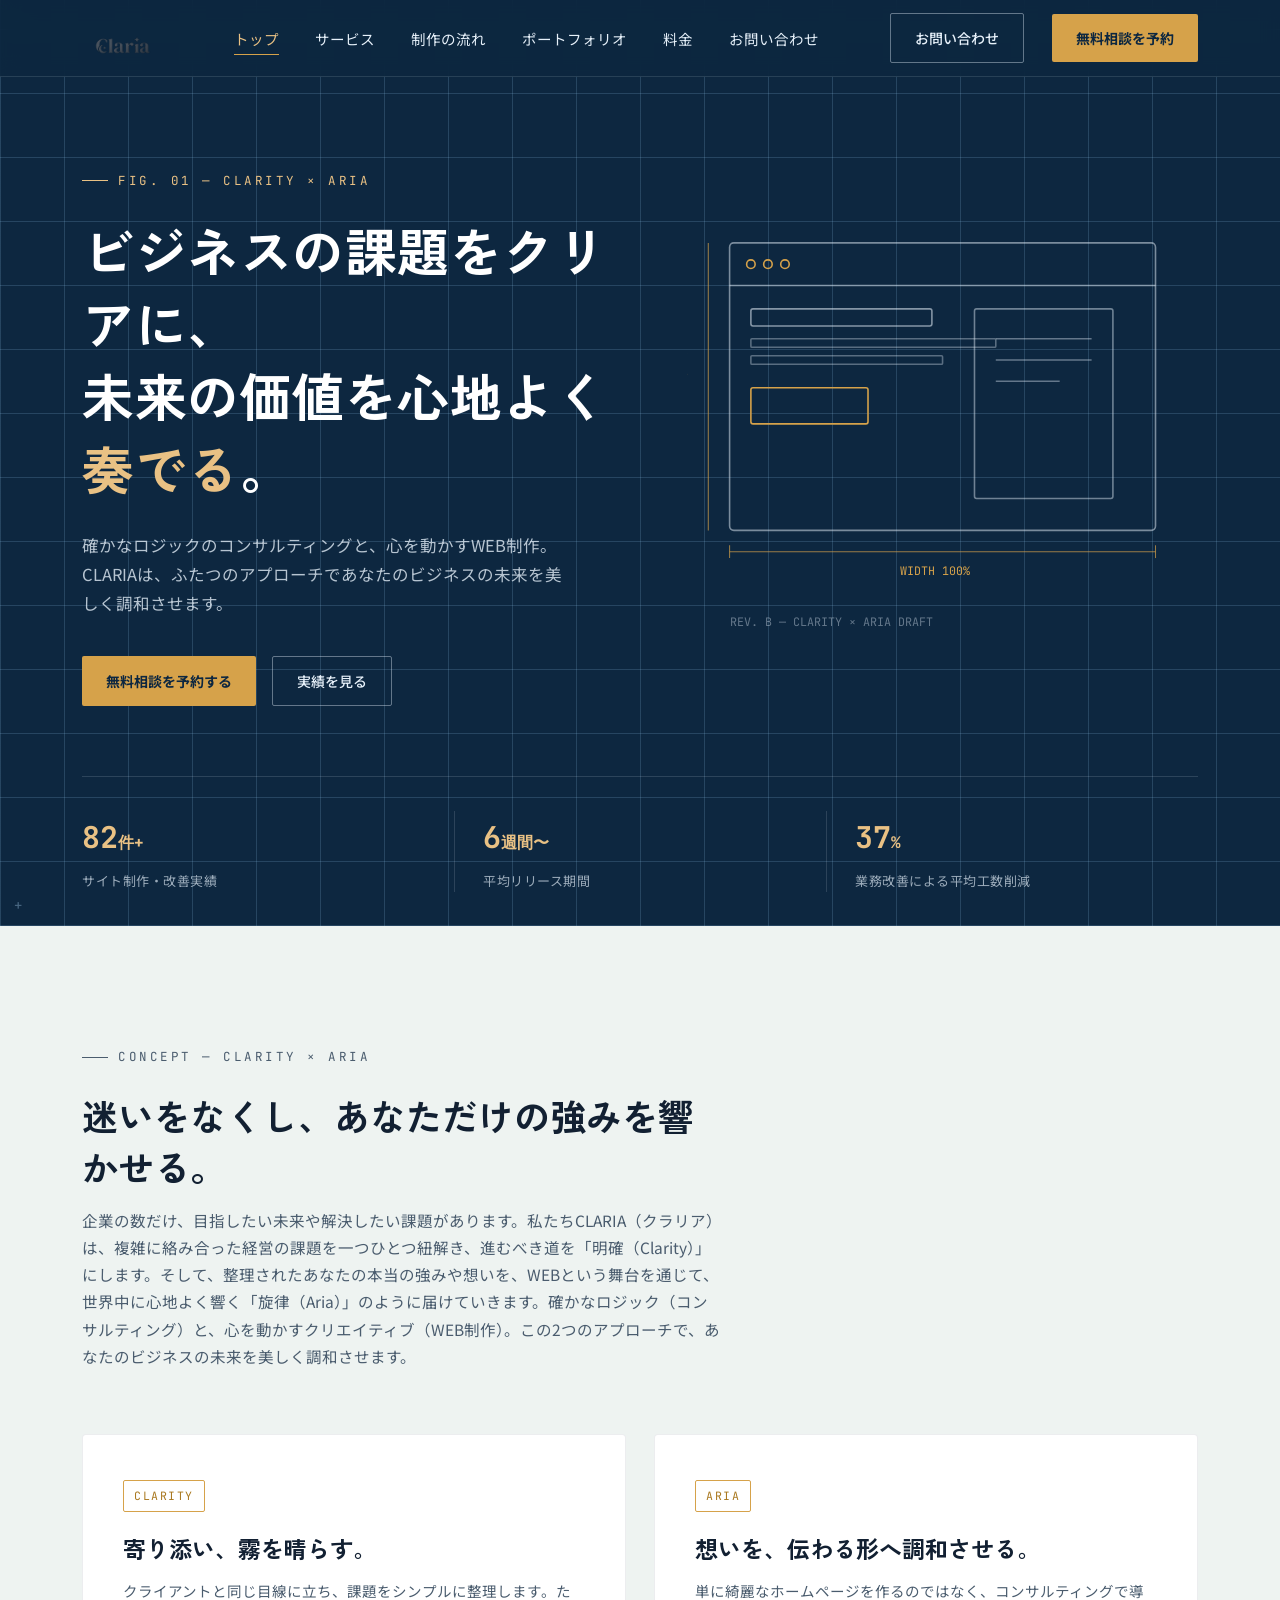
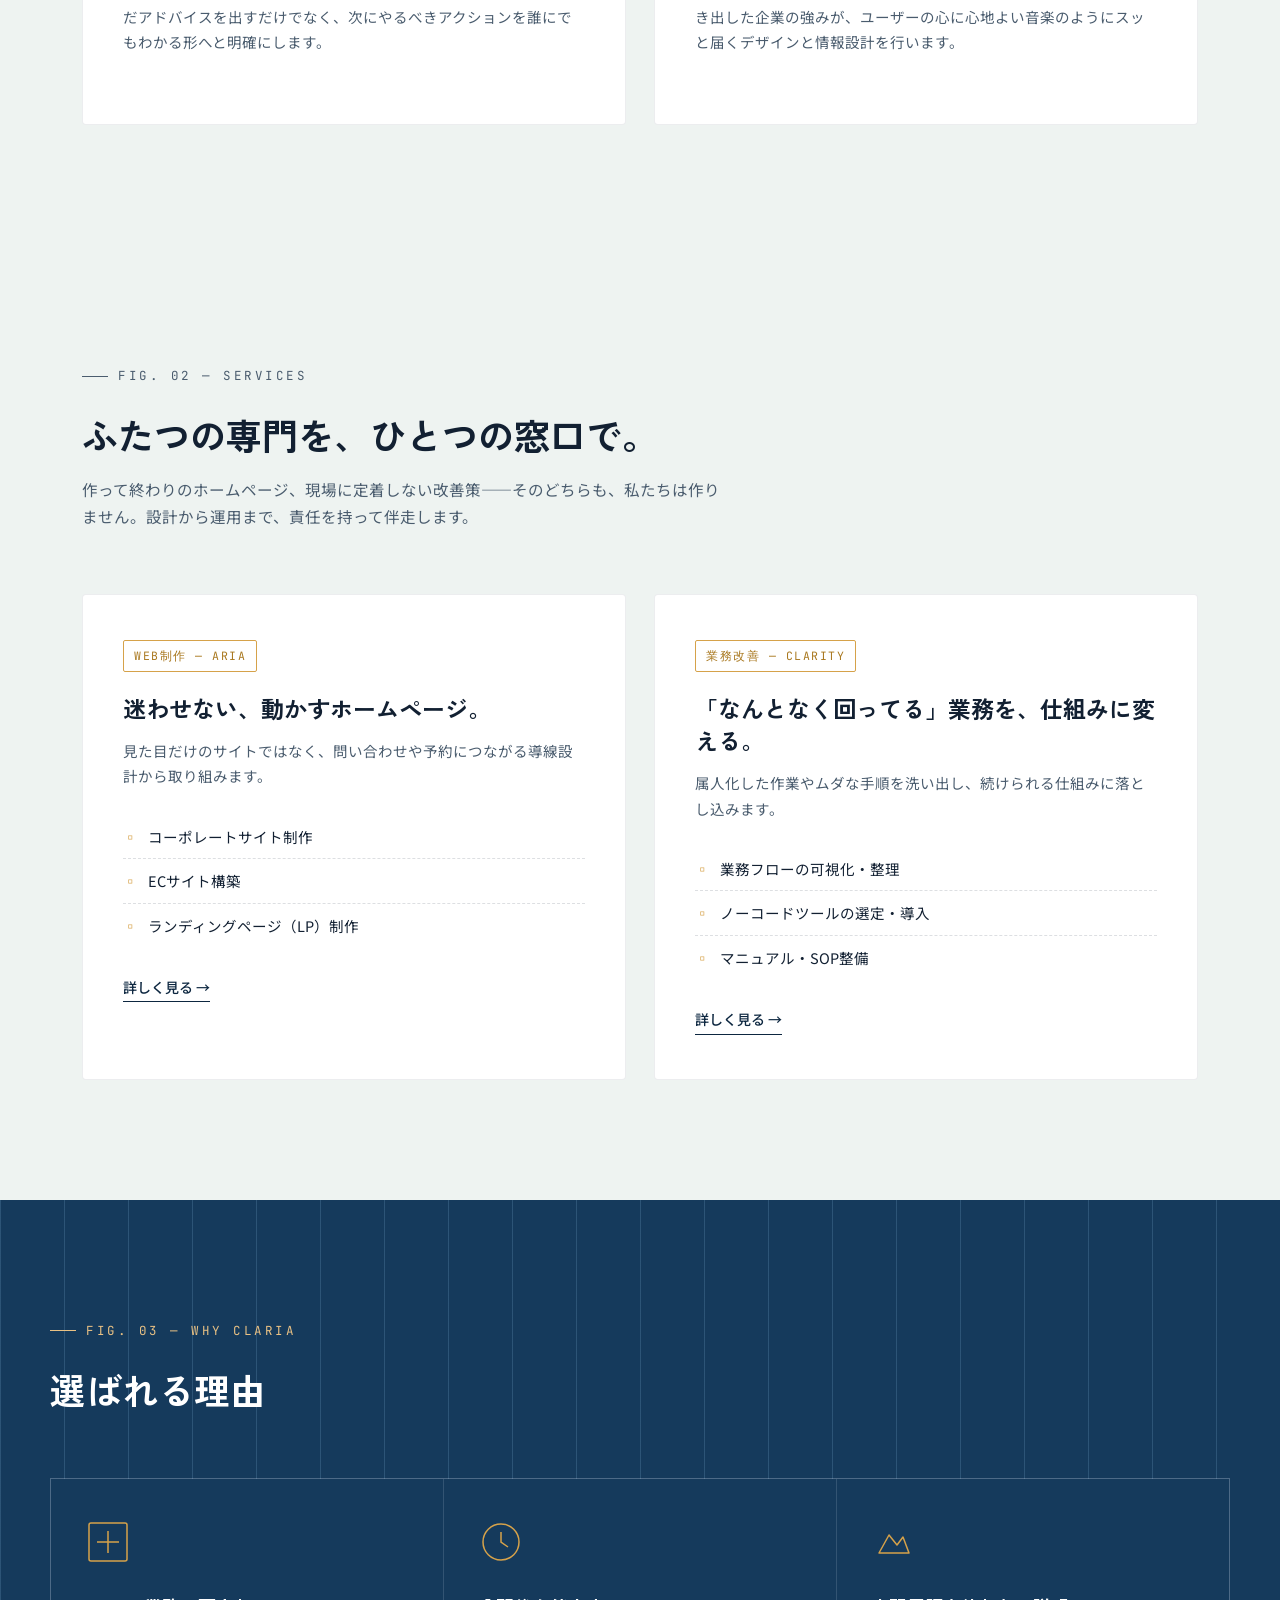
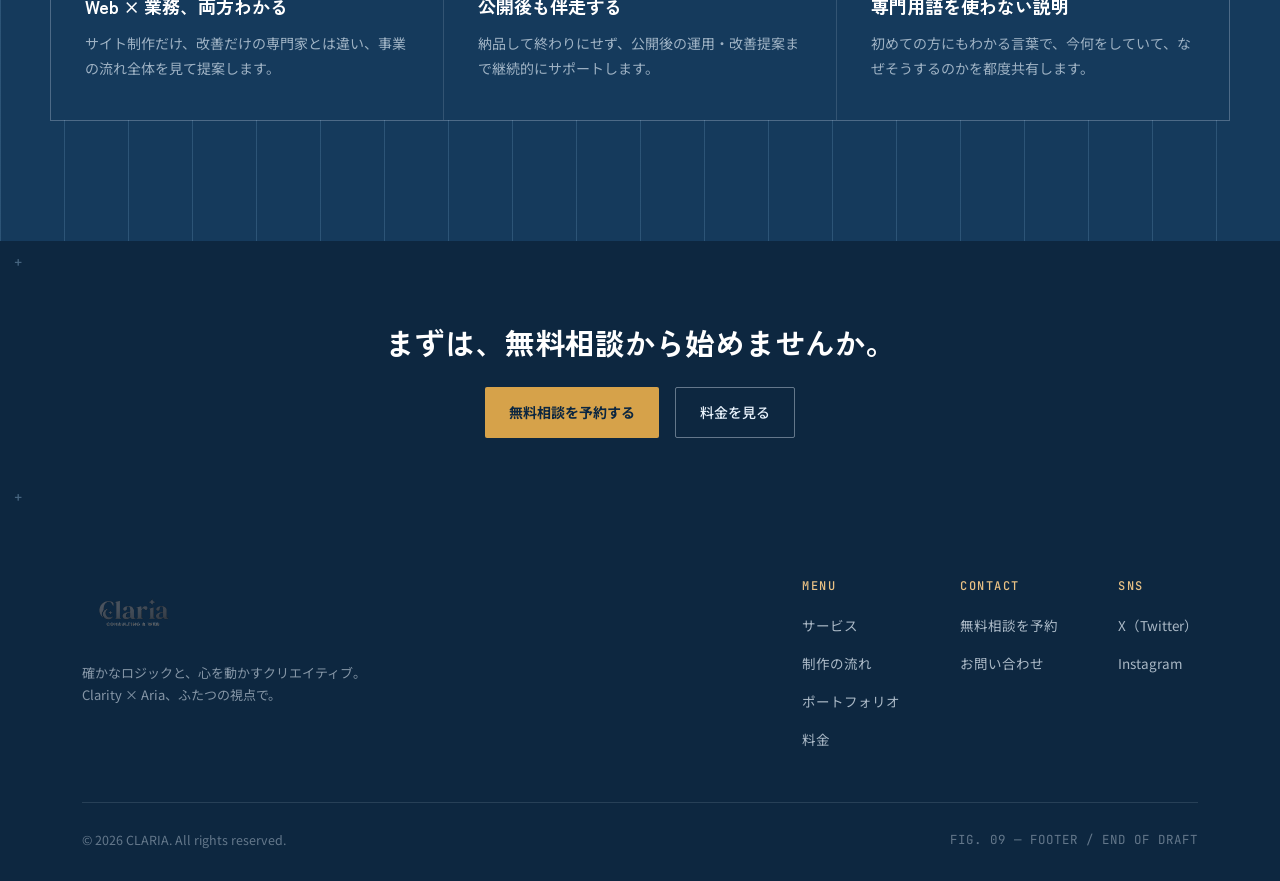
<file: index.html>
<!DOCTYPE html>
<html lang="ja">
<head>
<meta charset="UTF-8">
<meta name="viewport" content="width=device-width, initial-scale=1.0">
<title>CLARIA | Web制作 × 業務改善コンサルティング</title>
<meta name="description" content="ビジネスの課題をクリアに、未来の価値を心地よく奏でる。CLARIAは確かなロジックのコンサルティングと、心を動かすWEB制作でビジネスの未来を調和させます。">
<link rel="preconnect" href="https://fonts.googleapis.com">
<link rel="preconnect" href="https://fonts.gstatic.com" crossorigin>
<link href="https://fonts.googleapis.com/css2?family=Zen+Kaku+Gothic+New:wght@400;500;700;900&family=Noto+Sans+JP:wght@300;400;500;700&family=JetBrains+Mono:wght@400;500;700&display=swap" rel="stylesheet">
<link rel="stylesheet" href="style.css">
</head>
<body>

<header>
  <div class="container nav-wrap">
    <a href="index.html" class="logo">
      <img src="assets/logo-mark.png" alt="CLARIA" class="logo-img">
    </a>
    <nav>
      <ul>
        <li><a href="index.html" class="active">トップ</a></li>
        <li><a href="services.html">サービス</a></li>
        <li><a href="process.html">制作の流れ</a></li>
        <li><a href="portfolio.html">ポートフォリオ</a></li>
        <li><a href="pricing.html">料金</a></li>
        <li><a href="contact.html">お問い合わせ</a></li>
      </ul>
    </nav>
    <div class="nav-right">
      <a href="contact.html" class="btn btn-outline">お問い合わせ</a>
      <a href="contact.html" class="btn btn-brass">無料相談を予約</a>
      <button class="hamburger" aria-label="メニューを開く"><span></span><span></span><span></span></button>
    </div>
  </div>
</header>

<main>

  <!-- HERO -->
  <section class="hero crossmarks">
    <span class="cm-tr"></span><span class="cm-br"></span>
    <div class="container">
      <div class="hero-grid">
        <div>
          <div class="eyebrow">FIG. 01 — CLARITY × ARIA</div>
          <h1>ビジネスの課題をクリアに、<br>未来の価値を心地よく<em>奏でる</em>。</h1>
          <p class="lead">確かなロジックのコンサルティングと、心を動かすWEB制作。CLARIAは、ふたつのアプローチであなたのビジネスの未来を美しく調和させます。</p>
          <div class="hero-cta">
            <a href="contact.html" class="btn btn-brass">無料相談を予約する</a>
            <a href="portfolio.html" class="btn btn-outline">実績を見る</a>
          </div>
        </div>
        <div class="blueprint-art" aria-hidden="true">
          <svg viewBox="0 0 480 480" fill="none">
            <rect x="40" y="60" width="400" height="270" rx="4" stroke="#E7F1FA" stroke-opacity="0.5" stroke-width="1.5" class="draw"/>
            <line x1="40" y1="100" x2="440" y2="100" stroke="#E7F1FA" stroke-opacity="0.5" stroke-width="1.5" class="draw delay1"/>
            <circle cx="60" cy="80" r="4" stroke="#D6A24A" stroke-width="1.5" class="draw delay1"/>
            <circle cx="76" cy="80" r="4" stroke="#D6A24A" stroke-width="1.5" class="draw delay1"/>
            <circle cx="92" cy="80" r="4" stroke="#D6A24A" stroke-width="1.5" class="draw delay1"/>
            <rect x="60" y="122" width="170" height="16" rx="2" stroke="#E7F1FA" stroke-opacity="0.55" stroke-width="1.5" class="draw delay2"/>
            <rect x="60" y="150" width="230" height="8" rx="1" stroke="#E7F1FA" stroke-opacity="0.35" stroke-width="1.5" class="draw delay2"/>
            <rect x="60" y="166" width="180" height="8" rx="1" stroke="#E7F1FA" stroke-opacity="0.35" stroke-width="1.5" class="draw delay2"/>
            <rect x="60" y="196" width="110" height="34" rx="2" stroke="#D6A24A" stroke-width="1.5" class="draw delay2"/>
            <rect x="270" y="122" width="130" height="178" rx="2" stroke="#E7F1FA" stroke-opacity="0.45" stroke-width="1.5" class="draw delay3"/>
            <line x1="290" y1="150" x2="380" y2="150" stroke="#E7F1FA" stroke-opacity="0.4" stroke-width="1.5" class="draw delay3"/>
            <line x1="290" y1="170" x2="380" y2="170" stroke="#E7F1FA" stroke-opacity="0.4" stroke-width="1.5" class="draw delay3"/>
            <line x1="290" y1="190" x2="350" y2="190" stroke="#E7F1FA" stroke-opacity="0.4" stroke-width="1.5" class="draw delay3"/>
            <g class="fadein delay1">
              <line x1="40" y1="350" x2="440" y2="350" stroke="#D6A24A" stroke-width="1" stroke-opacity="0.7"/>
              <line x1="40" y1="344" x2="40" y2="356" stroke="#D6A24A" stroke-width="1" stroke-opacity="0.7"/>
              <line x1="440" y1="344" x2="440" y2="356" stroke="#D6A24A" stroke-width="1" stroke-opacity="0.7"/>
              <text x="200" y="372" fill="#D6A24A" font-family="JetBrains Mono, monospace" font-size="11">WIDTH 100%</text>
            </g>
            <g class="fadein delay2">
              <line x1="20" y1="60" x2="20" y2="330" stroke="#D6A24A" stroke-width="1" stroke-opacity="0.7"/>
              <text x="0" y="200" fill="#D6A24A" font-family="JetBrains Mono, monospace" font-size="11" transform="rotate(-90 0 200)">FLOW ↓</text>
            </g>
            <text x="40" y="420" fill="#E7F1FA" fill-opacity="0.4" font-family="JetBrains Mono, monospace" font-size="11" class="fadein delay2">REV. B — CLARITY × ARIA DRAFT</text>
          </svg>
        </div>
      </div>

      <div class="stats-strip">
        <div class="stat">
          <div class="num mono">82<span style="font-size:16px;">件+</span></div>
          <div class="label">サイト制作・改善実績</div>
        </div>
        <div class="stat">
          <div class="num mono">6<span style="font-size:16px;">週間〜</span></div>
          <div class="label">平均リリース期間</div>
        </div>
        <div class="stat">
          <div class="num mono">37<span style="font-size:16px;">%</span></div>
          <div class="label">業務改善による平均工数削減</div>
        </div>
      </div>
    </div>
  </section>

  <!-- CONCEPT -->
  <section class="services section-pad" id="concept">
    <div class="container">
      <div class="section-head reveal">
        <div class="eyebrow">CONCEPT — CLARITY × ARIA</div>
        <h2>迷いをなくし、あなただけの強みを響かせる。</h2>
        <p>企業の数だけ、目指したい未来や解決したい課題があります。私たちCLARIA（クラリア）は、複雑に絡み合った経営の課題を一つひとつ紐解き、進むべき道を「明確（Clarity）」にします。そして、整理されたあなたの本当の強みや想いを、WEBという舞台を通じて、世界中に心地よく響く「旋律（Aria）」のように届けていきます。確かなロジック（コンサルティング）と、心を動かすクリエイティブ（WEB制作）。この2つのアプローチで、あなたのビジネスの未来を美しく調和させます。</p>
      </div>

      <div class="service-grid">
        <div class="service-card reveal">
          <span class="service-tag mono">CLARITY</span>
          <h3>寄り添い、霧を晴らす。</h3>
          <p>クライアントと同じ目線に立ち、課題をシンプルに整理します。ただアドバイスを出すだけでなく、次にやるべきアクションを誰にでもわかる形へと明確にします。</p>
        </div>
        <div class="service-card reveal">
          <span class="service-tag mono">ARIA</span>
          <h3>想いを、伝わる形へ調和させる。</h3>
          <p>単に綺麗なホームページを作るのではなく、コンサルティングで導き出した企業の強みが、ユーザーの心に心地よい音楽のようにスッと届くデザインと情報設計を行います。</p>
        </div>
      </div>
    </div>
  </section>

  <!-- SERVICES TEASER -->
  <section class="services section-pad">
    <div class="container">
      <div class="section-head reveal">
        <div class="eyebrow">FIG. 02 — SERVICES</div>
        <h2>ふたつの専門を、ひとつの窓口で。</h2>
        <p>作って終わりのホームページ、現場に定着しない改善策——そのどちらも、私たちは作りません。設計から運用まで、責任を持って伴走します。</p>
      </div>

      <div class="service-grid">
        <div class="service-card reveal">
          <span class="service-tag mono">WEB制作 — ARIA</span>
          <h3>迷わせない、動かすホームページ。</h3>
          <p>見た目だけのサイトではなく、問い合わせや予約につながる導線設計から取り組みます。</p>
          <ul class="service-list">
            <li>コーポレートサイト制作</li>
            <li>ECサイト構築</li>
            <li>ランディングページ（LP）制作</li>
          </ul>
          <a href="services.html" class="go">詳しく見る →</a>
        </div>

        <div class="service-card reveal">
          <span class="service-tag mono">業務改善 — CLARITY</span>
          <h3>「なんとなく回ってる」業務を、仕組みに変える。</h3>
          <p>属人化した作業やムダな手順を洗い出し、続けられる仕組みに落とし込みます。</p>
          <ul class="service-list">
            <li>業務フローの可視化・整理</li>
            <li>ノーコードツールの選定・導入</li>
            <li>マニュアル・SOP整備</li>
          </ul>
          <a href="services.html" class="go">詳しく見る →</a>
        </div>
      </div>
    </div>
  </section>

  <!-- STRENGTHS -->
  <section class="strengths">
    <div class="container section-pad">
      <div class="section-head on-navy reveal">
        <div class="eyebrow">FIG. 03 — WHY CLARIA</div>
        <h2>選ばれる理由</h2>
      </div>
      <div class="strength-grid reveal">
        <div class="strength-item">
          <svg class="icon" viewBox="0 0 46 46" fill="none"><rect x="4" y="4" width="38" height="38" rx="2" stroke="#D6A24A" stroke-width="1.5"/><path d="M12 23h22M23 12v22" stroke="#D6A24A" stroke-width="1.5"/></svg>
          <h3>Web × 業務、両方わかる</h3>
          <p>サイト制作だけ、改善だけの専門家とは違い、事業の流れ全体を見て提案します。</p>
        </div>
        <div class="strength-item">
          <svg class="icon" viewBox="0 0 46 46" fill="none"><circle cx="23" cy="23" r="18" stroke="#D6A24A" stroke-width="1.5"/><path d="M23 13v10l7 5" stroke="#D6A24A" stroke-width="1.5"/></svg>
          <h3>公開後も伴走する</h3>
          <p>納品して終わりにせず、公開後の運用・改善提案まで継続的にサポートします。</p>
        </div>
        <div class="strength-item">
          <svg class="icon" viewBox="0 0 46 46" fill="none"><path d="M8 34l10-18 8 10 6-8 6 16H8z" stroke="#D6A24A" stroke-width="1.5" stroke-linejoin="round"/></svg>
          <h3>専門用語を使わない説明</h3>
          <p>初めての方にもわかる言葉で、今何をしていて、なぜそうするのかを都度共有します。</p>
        </div>
      </div>
    </div>
  </section>

  <!-- CTA BAND -->
  <section class="cta-band crossmarks">
    <span class="cm-tr"></span><span class="cm-br"></span>
    <div class="container">
      <h2>まずは、無料相談から始めませんか。</h2>
      <div class="hero-cta">
        <a href="contact.html" class="btn btn-brass">無料相談を予約する</a>
        <a href="pricing.html" class="btn btn-outline">料金を見る</a>
      </div>
    </div>
  </section>

</main>

<footer>
  <div class="container">
    <div class="footer-top">
      <div>
        <a href="index.html" class="logo" style="margin-bottom:14px;">
          <img src="assets/logo-full.png" alt="CLARIA Consulting & Web" style="height:70px; width:auto;">
        </a>
        <p style="color:rgba(231,241,250,0.55); font-size:13px; max-width:300px; margin-top:14px;">確かなロジックと、心を動かすクリエイティブ。<br>Clarity × Aria、ふたつの視点で。</p>
      </div>
      <div class="footer-nav">
        <div class="footer-col">
          <h4>MENU</h4>
          <ul>
            <li><a href="services.html">サービス</a></li>
            <li><a href="process.html">制作の流れ</a></li>
            <li><a href="portfolio.html">ポートフォリオ</a></li>
            <li><a href="pricing.html">料金</a></li>
          </ul>
        </div>
        <div class="footer-col">
          <h4>CONTACT</h4>
          <ul>
            <li><a href="contact.html">無料相談を予約</a></li>
            <li><a href="contact.html">お問い合わせ</a></li>
          </ul>
        </div>
        <div class="footer-col">
          <h4>SNS</h4>
          <ul>
            <li><a href="#">X（Twitter）</a></li>
            <li><a href="#">Instagram</a></li>
          </ul>
        </div>
      </div>
    </div>
    <div class="footer-bottom">
      <span>© 2026 CLARIA. All rights reserved.</span>
      <span class="mono">FIG. 09 — FOOTER / END OF DRAFT</span>
    </div>
  </div>
</footer>

<script src="script.js"></script>
</body>
</html>
</file>
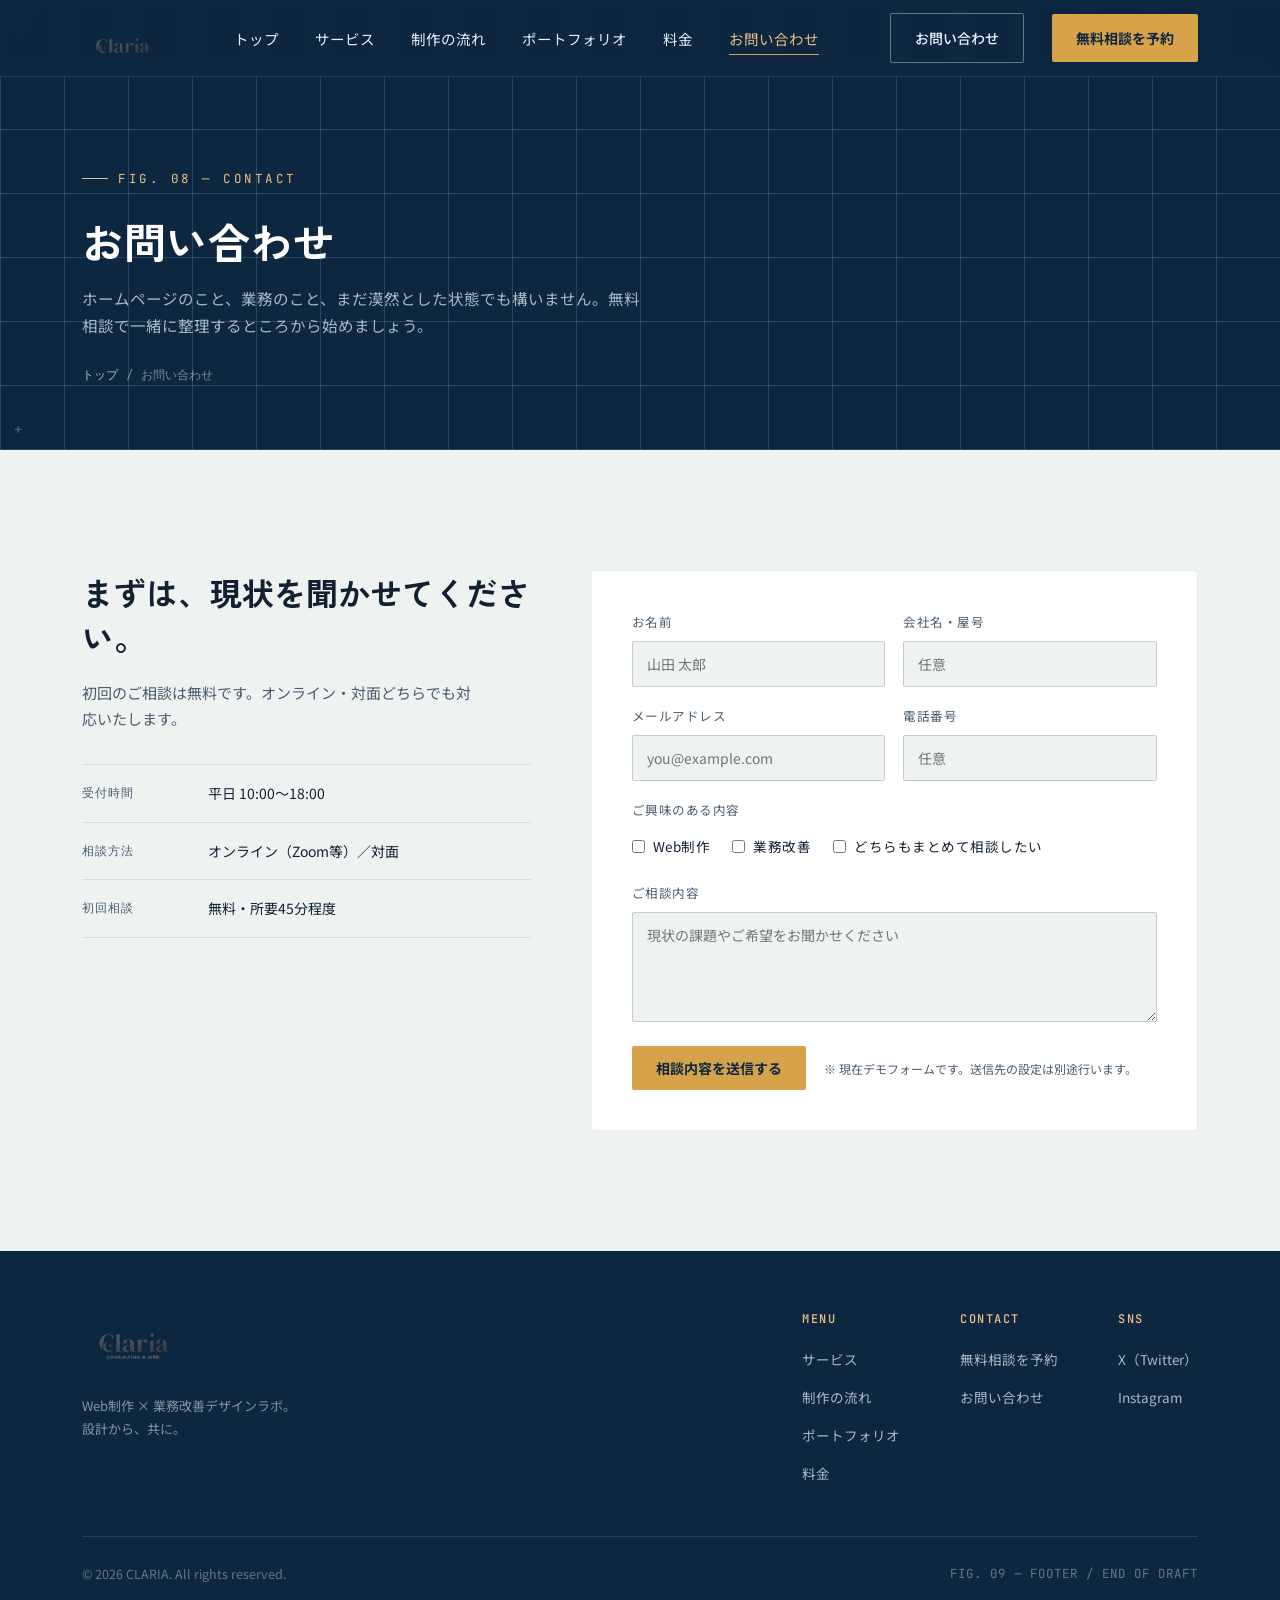
<file: contact.html>
<!DOCTYPE html>
<html lang="ja">
<head>
<meta charset="UTF-8">
<meta name="viewport" content="width=device-width, initial-scale=1.0">
<title>お問い合わせ | CLARIA</title>
<meta name="description" content="CLARIAへのお問い合わせ・無料相談のご予約はこちらから。">
<link rel="preconnect" href="https://fonts.googleapis.com">
<link rel="preconnect" href="https://fonts.gstatic.com" crossorigin>
<link href="https://fonts.googleapis.com/css2?family=Zen+Kaku+Gothic+New:wght@400;500;700;900&family=Noto+Sans+JP:wght@300;400;500;700&family=JetBrains+Mono:wght@400;500;700&display=swap" rel="stylesheet">
<link rel="stylesheet" href="style.css">
</head>
<body>

<header>
  <div class="container nav-wrap">
    <a href="index.html" class="logo">
      <img src="assets/logo-mark.png" alt="CLARIA" class="logo-img">
    </a>
    <nav>
      <ul>
        <li><a href="index.html">トップ</a></li>
        <li><a href="services.html">サービス</a></li>
        <li><a href="process.html">制作の流れ</a></li>
        <li><a href="portfolio.html">ポートフォリオ</a></li>
        <li><a href="pricing.html">料金</a></li>
        <li><a href="contact.html" class="active">お問い合わせ</a></li>
      </ul>
    </nav>
    <div class="nav-right">
      <a href="contact.html" class="btn btn-outline">お問い合わせ</a>
      <a href="contact.html" class="btn btn-brass">無料相談を予約</a>
      <button class="hamburger" aria-label="メニューを開く"><span></span><span></span><span></span></button>
    </div>
  </div>
</header>

<main>

  <section class="page-hero crossmarks">
    <span class="cm-tr"></span><span class="cm-br"></span>
    <div class="container">
      <div class="eyebrow">FIG. 08 — CONTACT</div>
      <h1>お問い合わせ</h1>
      <p>ホームページのこと、業務のこと、まだ漠然とした状態でも構いません。無料相談で一緒に整理するところから始めましょう。</p>
      <div class="breadcrumb"><a href="index.html">トップ</a><span>/</span><span>お問い合わせ</span></div>
    </div>
  </section>

  <section class="contact section-pad">
    <div class="container">
      <div class="contact-grid">
        <div class="contact-info reveal">
          <h2>まずは、現状を聞かせてください。</h2>
          <p>初回のご相談は無料です。オンライン・対面どちらでも対応いたします。</p>
          <div class="info-row"><span class="k mono">受付時間</span><span>平日 10:00〜18:00</span></div>
          <div class="info-row"><span class="k mono">相談方法</span><span>オンライン（Zoom等）／対面</span></div>
          <div class="info-row"><span class="k mono">初回相談</span><span>無料・所要45分程度</span></div>
        </div>

        <form class="reveal" onsubmit="return false;">
          <div class="form-row">
            <div class="field">
              <label for="name">お名前</label>
              <input id="name" type="text" placeholder="山田 太郎" required>
            </div>
            <div class="field">
              <label for="company">会社名・屋号</label>
              <input id="company" type="text" placeholder="任意">
            </div>
          </div>
          <div class="form-row">
            <div class="field">
              <label for="email">メールアドレス</label>
              <input id="email" type="email" placeholder="you@example.com" required>
            </div>
            <div class="field">
              <label for="tel">電話番号</label>
              <input id="tel" type="tel" placeholder="任意">
            </div>
          </div>
          <div class="field full" style="margin-bottom:14px;">
            <label>ご興味のある内容</label>
          </div>
          <div class="checks">
            <label><input type="checkbox"> Web制作</label>
            <label><input type="checkbox"> 業務改善</label>
            <label><input type="checkbox"> どちらもまとめて相談したい</label>
          </div>
          <div class="field full" style="margin-bottom:24px;">
            <label for="msg">ご相談内容</label>
            <textarea id="msg" placeholder="現状の課題やご希望をお聞かせください"></textarea>
          </div>
          <div class="submit-row">
            <button type="submit" class="btn btn-brass">相談内容を送信する</button>
            <span class="form-note">※ 現在デモフォームです。送信先の設定は別途行います。</span>
          </div>
        </form>
      </div>
    </div>
  </section>

</main>

<footer>
  <div class="container">
    <div class="footer-top">
      <div>
        <a href="index.html" class="logo" style="margin-bottom:14px;">
          <img src="assets/logo-full.png" alt="CLARIA Consulting & Web" style="height:70px; width:auto;">
        </a>
        <p style="color:rgba(231,241,250,0.55); font-size:13px; max-width:260px; margin-top:14px;">Web制作 × 業務改善デザインラボ。<br>設計から、共に。</p>
      </div>
      <div class="footer-nav">
        <div class="footer-col">
          <h4>MENU</h4>
          <ul>
            <li><a href="services.html">サービス</a></li>
            <li><a href="process.html">制作の流れ</a></li>
            <li><a href="portfolio.html">ポートフォリオ</a></li>
            <li><a href="pricing.html">料金</a></li>
          </ul>
        </div>
        <div class="footer-col">
          <h4>CONTACT</h4>
          <ul>
            <li><a href="contact.html">無料相談を予約</a></li>
            <li><a href="contact.html">お問い合わせ</a></li>
          </ul>
        </div>
        <div class="footer-col">
          <h4>SNS</h4>
          <ul>
            <li><a href="#">X（Twitter）</a></li>
            <li><a href="#">Instagram</a></li>
          </ul>
        </div>
      </div>
    </div>
    <div class="footer-bottom">
      <span>© 2026 CLARIA. All rights reserved.</span>
      <span class="mono">FIG. 09 — FOOTER / END OF DRAFT</span>
    </div>
  </div>
</footer>

<script src="script.js"></script>
</body>
</html>
</file>
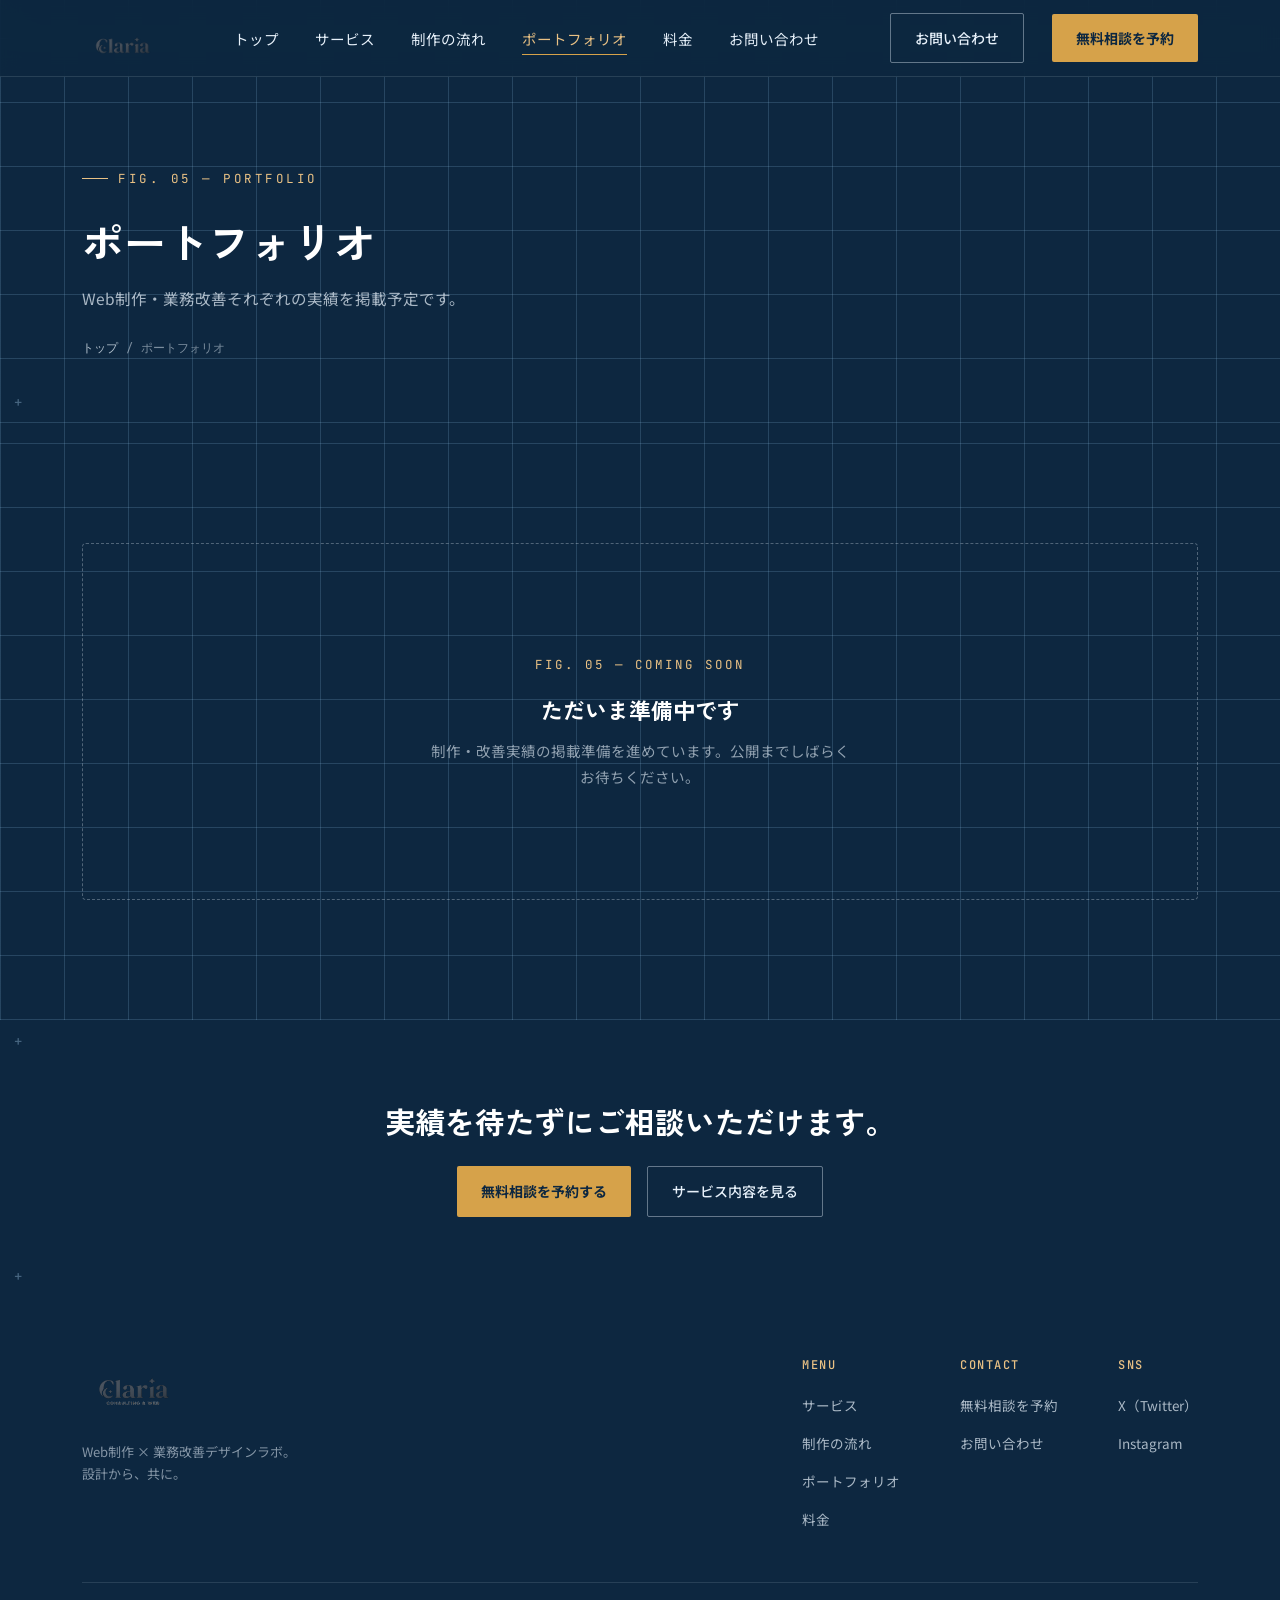
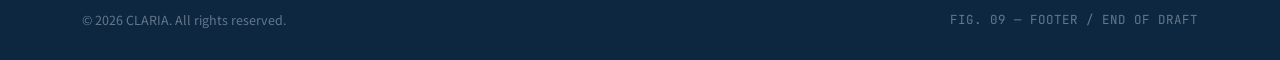
<file: portfolio.html>
<!DOCTYPE html>
<html lang="ja">
<head>
<meta charset="UTF-8">
<meta name="viewport" content="width=device-width, initial-scale=1.0">
<title>ポートフォリオ | CLARIA</title>
<meta name="description" content="CLARIAの制作・改善実績。準備が整い次第、順次公開いたします。">
<link rel="preconnect" href="https://fonts.googleapis.com">
<link rel="preconnect" href="https://fonts.gstatic.com" crossorigin>
<link href="https://fonts.googleapis.com/css2?family=Zen+Kaku+Gothic+New:wght@400;500;700;900&family=Noto+Sans+JP:wght@300;400;500;700&family=JetBrains+Mono:wght@400;500;700&display=swap" rel="stylesheet">
<link rel="stylesheet" href="style.css">
</head>
<body>

<header>
  <div class="container nav-wrap">
    <a href="index.html" class="logo">
      <img src="assets/logo-mark.png" alt="CLARIA" class="logo-img">
    </a>
    <nav>
      <ul>
        <li><a href="index.html">トップ</a></li>
        <li><a href="services.html">サービス</a></li>
        <li><a href="process.html">制作の流れ</a></li>
        <li><a href="portfolio.html" class="active">ポートフォリオ</a></li>
        <li><a href="pricing.html">料金</a></li>
        <li><a href="contact.html">お問い合わせ</a></li>
      </ul>
    </nav>
    <div class="nav-right">
      <a href="contact.html" class="btn btn-outline">お問い合わせ</a>
      <a href="contact.html" class="btn btn-brass">無料相談を予約</a>
      <button class="hamburger" aria-label="メニューを開く"><span></span><span></span><span></span></button>
    </div>
  </div>
</header>

<main>

  <section class="page-hero crossmarks">
    <span class="cm-tr"></span><span class="cm-br"></span>
    <div class="container">
      <div class="eyebrow">FIG. 05 — PORTFOLIO</div>
      <h1>ポートフォリオ</h1>
      <p>Web制作・業務改善それぞれの実績を掲載予定です。</p>
      <div class="breadcrumb"><a href="index.html">トップ</a><span>/</span><span>ポートフォリオ</span></div>
    </div>
  </section>

  <section class="portfolio section-pad">
    <div class="container">

      <!--
        ここに実績を追加する場合は、style.css の .portfolio-grid / .p-card
        ルールと、script.js のフィルター機能がそのまま使えます。
        （以前のバージョンのカードHTMLをコピーして復元できます）
      -->

      <div class="portfolio-empty reveal">
        <span class="mark mono">FIG. 05 — COMING SOON</span>
        <h3>ただいま準備中です</h3>
        <p>制作・改善実績の掲載準備を進めています。公開までしばらくお待ちください。</p>
      </div>
    </div>
  </section>

  <section class="cta-band crossmarks">
    <span class="cm-tr"></span><span class="cm-br"></span>
    <div class="container">
      <h2>実績を待たずにご相談いただけます。</h2>
      <div class="hero-cta">
        <a href="contact.html" class="btn btn-brass">無料相談を予約する</a>
        <a href="services.html" class="btn btn-outline">サービス内容を見る</a>
      </div>
    </div>
  </section>

</main>

<footer>
  <div class="container">
    <div class="footer-top">
      <div>
        <a href="index.html" class="logo" style="margin-bottom:14px;">
          <img src="assets/logo-full.png" alt="CLARIA Consulting & Web" style="height:70px; width:auto;">
        </a>
        <p style="color:rgba(231,241,250,0.55); font-size:13px; max-width:260px; margin-top:14px;">Web制作 × 業務改善デザインラボ。<br>設計から、共に。</p>
      </div>
      <div class="footer-nav">
        <div class="footer-col">
          <h4>MENU</h4>
          <ul>
            <li><a href="services.html">サービス</a></li>
            <li><a href="process.html">制作の流れ</a></li>
            <li><a href="portfolio.html">ポートフォリオ</a></li>
            <li><a href="pricing.html">料金</a></li>
          </ul>
        </div>
        <div class="footer-col">
          <h4>CONTACT</h4>
          <ul>
            <li><a href="contact.html">無料相談を予約</a></li>
            <li><a href="contact.html">お問い合わせ</a></li>
          </ul>
        </div>
        <div class="footer-col">
          <h4>SNS</h4>
          <ul>
            <li><a href="#">X（Twitter）</a></li>
            <li><a href="#">Instagram</a></li>
          </ul>
        </div>
      </div>
    </div>
    <div class="footer-bottom">
      <span>© 2026 CLARIA. All rights reserved.</span>
      <span class="mono">FIG. 09 — FOOTER / END OF DRAFT</span>
    </div>
  </div>
</footer>

<script src="script.js"></script>
</body>
</html>
</file>
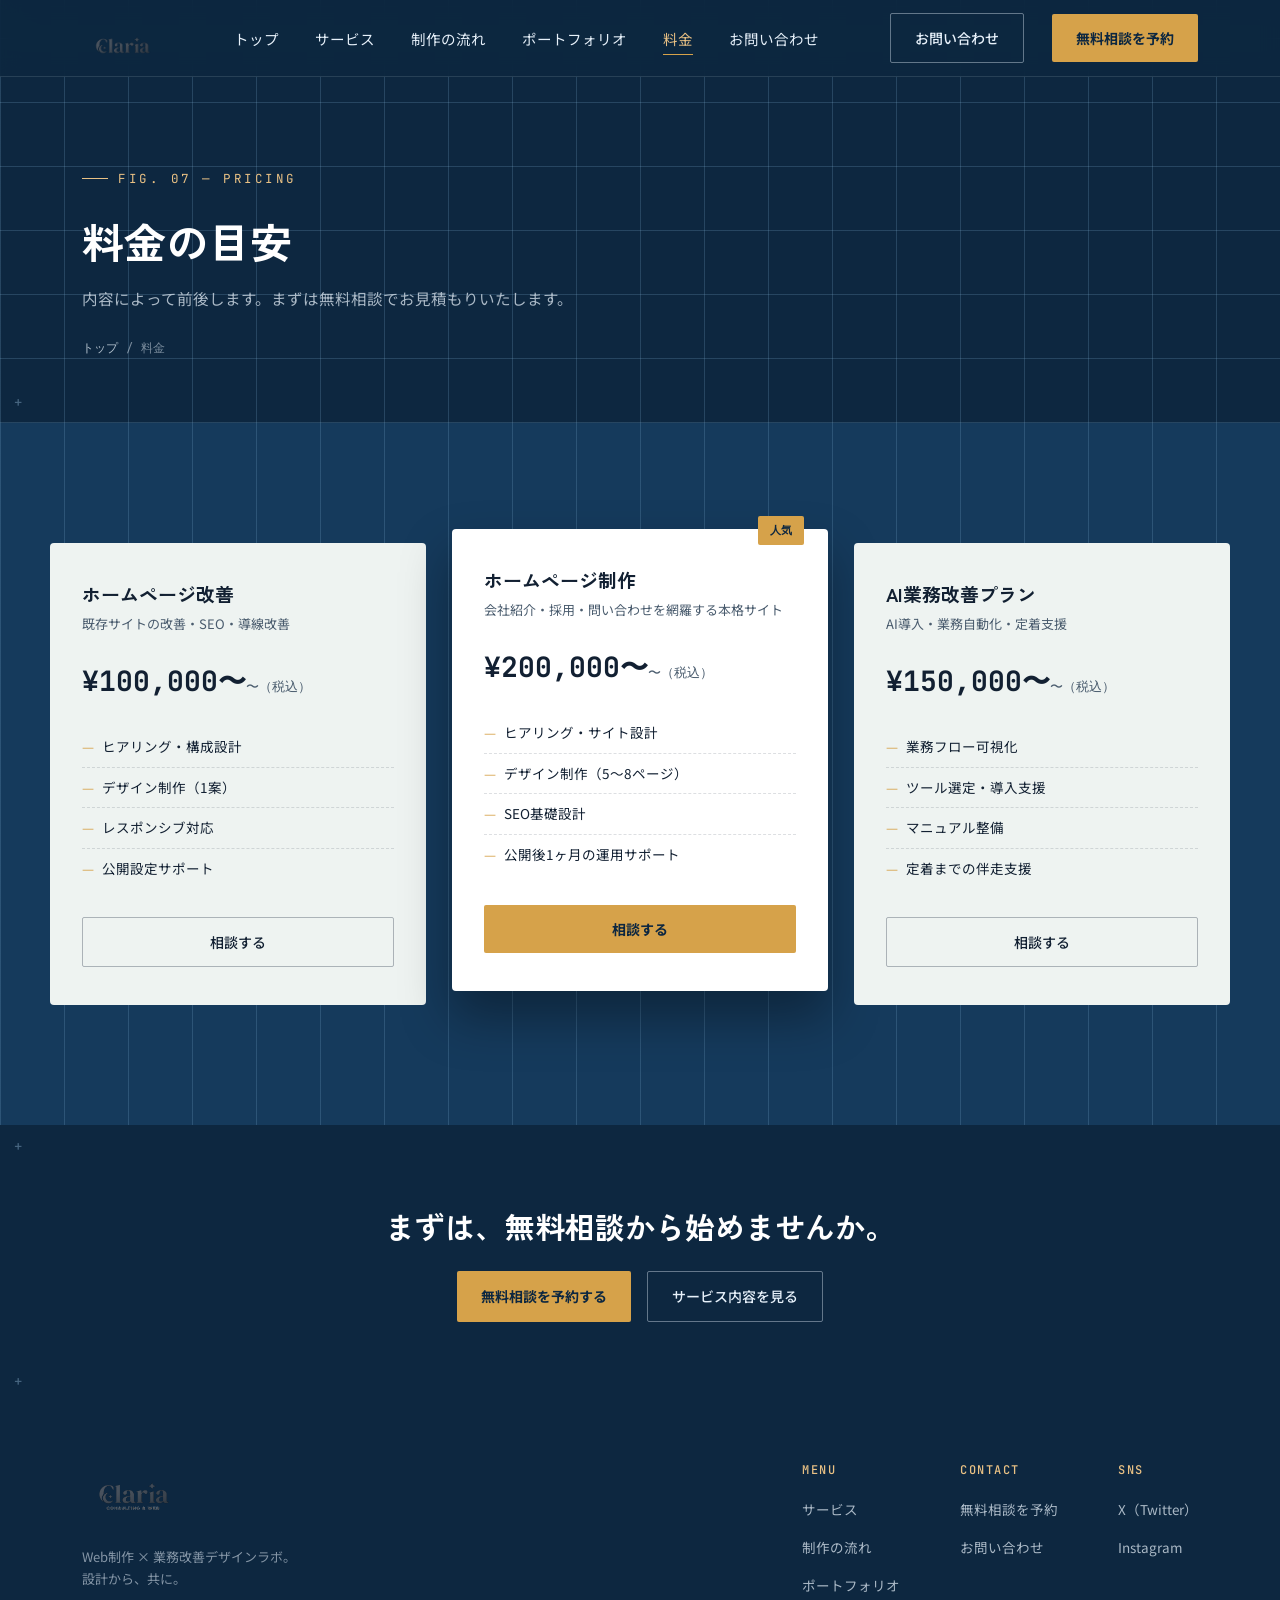
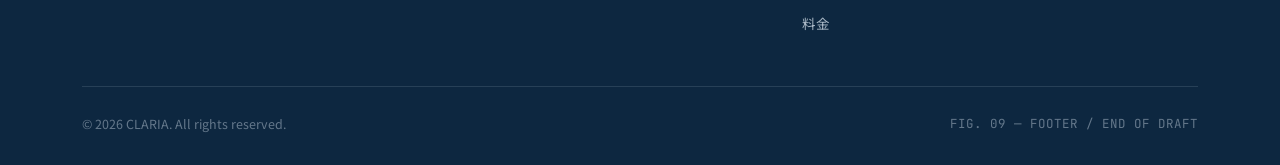
<file: pricing.html>
<!DOCTYPE html>
<html lang="ja">
<head>
<meta charset="UTF-8">
<meta name="viewport" content="width=device-width, initial-scale=1.0">
<title>料金 | CLARIA</title>
<meta name="description" content="CLARIAの料金プラン。LP制作、コーポレートサイト制作、業務改善のご相談目安をご紹介します。">
<link rel="preconnect" href="https://fonts.googleapis.com">
<link rel="preconnect" href="https://fonts.gstatic.com" crossorigin>
<link href="https://fonts.googleapis.com/css2?family=Zen+Kaku+Gothic+New:wght@400;500;700;900&family=Noto+Sans+JP:wght@300;400;500;700&family=JetBrains+Mono:wght@400;500;700&display=swap" rel="stylesheet">
<link rel="stylesheet" href="style.css">
</head>
<body>

<header>
  <div class="container nav-wrap">
    <a href="index.html" class="logo">
      <img src="assets/logo-mark.png" alt="CLARIA" class="logo-img">
    </a>
    <nav>
      <ul>
        <li><a href="index.html">トップ</a></li>
        <li><a href="services.html">サービス</a></li>
        <li><a href="process.html">制作の流れ</a></li>
        <li><a href="portfolio.html">ポートフォリオ</a></li>
        <li><a href="pricing.html" class="active">料金</a></li>
        <li><a href="contact.html">お問い合わせ</a></li>
      </ul>
    </nav>
    <div class="nav-right">
      <a href="contact.html" class="btn btn-outline">お問い合わせ</a>
      <a href="contact.html" class="btn btn-brass">無料相談を予約</a>
      <button class="hamburger" aria-label="メニューを開く"><span></span><span></span><span></span></button>
    </div>
  </div>
</header>

<main>

  <section class="page-hero crossmarks">
    <span class="cm-tr"></span><span class="cm-br"></span>
    <div class="container">
      <div class="eyebrow">FIG. 07 — PRICING</div>
      <h1>料金の目安</h1>
      <p>内容によって前後します。まずは無料相談でお見積もりいたします。</p>
      <div class="breadcrumb"><a href="index.html">トップ</a><span>/</span><span>料金</span></div>
    </div>
  </section>

  <section class="pricing">
    <div class="container section-pad">
      <div class="price-grid reveal">
        <div class="price-card">
          <h3>ホームページ改善</h3>
          <p class="plan-desc">既存サイトの改善・SEO・導線改善</p>
          <div class="price mono">¥100,000〜<span>〜<span>（税込）</span></span></div>
          <ul class="price-list">
            <li>ヒアリング・構成設計</li>
            <li>デザイン制作（1案）</li>
            <li>レスポンシブ対応</li>
            <li>公開設定サポート</li>
          </ul>
          <a href="contact.html" class="btn btn-outline-dark" style="justify-content:center;">相談する</a>
        </div>

        <div class="price-card featured">
          <span class="price-badge">人気</span>
          <h3>ホームページ制作</h3>
          <p class="plan-desc">会社紹介・採用・問い合わせを網羅する本格サイト</p>
          <div class="price mono">¥200,000〜<span>〜<span>（税込）</span></span></div>
          <ul class="price-list">
            <li>ヒアリング・サイト設計</li>
            <li>デザイン制作（5〜8ページ）</li>
            <li>SEO基礎設計</li>
            <li>公開後1ヶ月の運用サポート</li>
          </ul>
          <a href="contact.html" class="btn btn-brass" style="justify-content:center;">相談する</a>
        </div>

        <div class="price-card">
          <h3>AI業務改善プラン</h3>
          <p class="plan-desc">AI導入・業務自動化・定着支援</p>
          <div class="price mono">¥150,000〜<span>〜<span>（税込）</span></span></div>
          <ul class="price-list">
            <li>業務フロー可視化</li>
            <li>ツール選定・導入支援</li>
            <li>マニュアル整備</li>
            <li>定着までの伴走支援</li>
          </ul>
          <a href="contact.html" class="btn btn-outline-dark" style="justify-content:center;">相談する</a>
        </div>
      </div>
    </div>
  </section>

  <section class="cta-band crossmarks">
    <span class="cm-tr"></span><span class="cm-br"></span>
    <div class="container">
      <h2>まずは、無料相談から始めませんか。</h2>
      <div class="hero-cta">
        <a href="contact.html" class="btn btn-brass">無料相談を予約する</a>
        <a href="services.html" class="btn btn-outline">サービス内容を見る</a>
      </div>
    </div>
  </section>

</main>

<footer>
  <div class="container">
    <div class="footer-top">
      <div>
        <a href="index.html" class="logo" style="margin-bottom:14px;">
          <img src="assets/logo-full.png" alt="CLARIA Consulting & Web" style="height:70px; width:auto;">
        </a>
        <p style="color:rgba(231,241,250,0.55); font-size:13px; max-width:260px; margin-top:14px;">Web制作 × 業務改善デザインラボ。<br>設計から、共に。</p>
      </div>
      <div class="footer-nav">
        <div class="footer-col">
          <h4>MENU</h4>
          <ul>
            <li><a href="services.html">サービス</a></li>
            <li><a href="process.html">制作の流れ</a></li>
            <li><a href="portfolio.html">ポートフォリオ</a></li>
            <li><a href="pricing.html">料金</a></li>
          </ul>
        </div>
        <div class="footer-col">
          <h4>CONTACT</h4>
          <ul>
            <li><a href="contact.html">無料相談を予約</a></li>
            <li><a href="contact.html">お問い合わせ</a></li>
          </ul>
        </div>
        <div class="footer-col">
          <h4>SNS</h4>
          <ul>
            <li><a href="#">X（Twitter）</a></li>
            <li><a href="#">Instagram</a></li>
          </ul>
        </div>
      </div>
    </div>
    <div class="footer-bottom">
      <span>© 2026 CLARIA. All rights reserved.</span>
      <span class="mono">FIG. 09 — FOOTER / END OF DRAFT</span>
    </div>
  </div>
</footer>

<script src="script.js"></script>
</body>
</html>
</file>
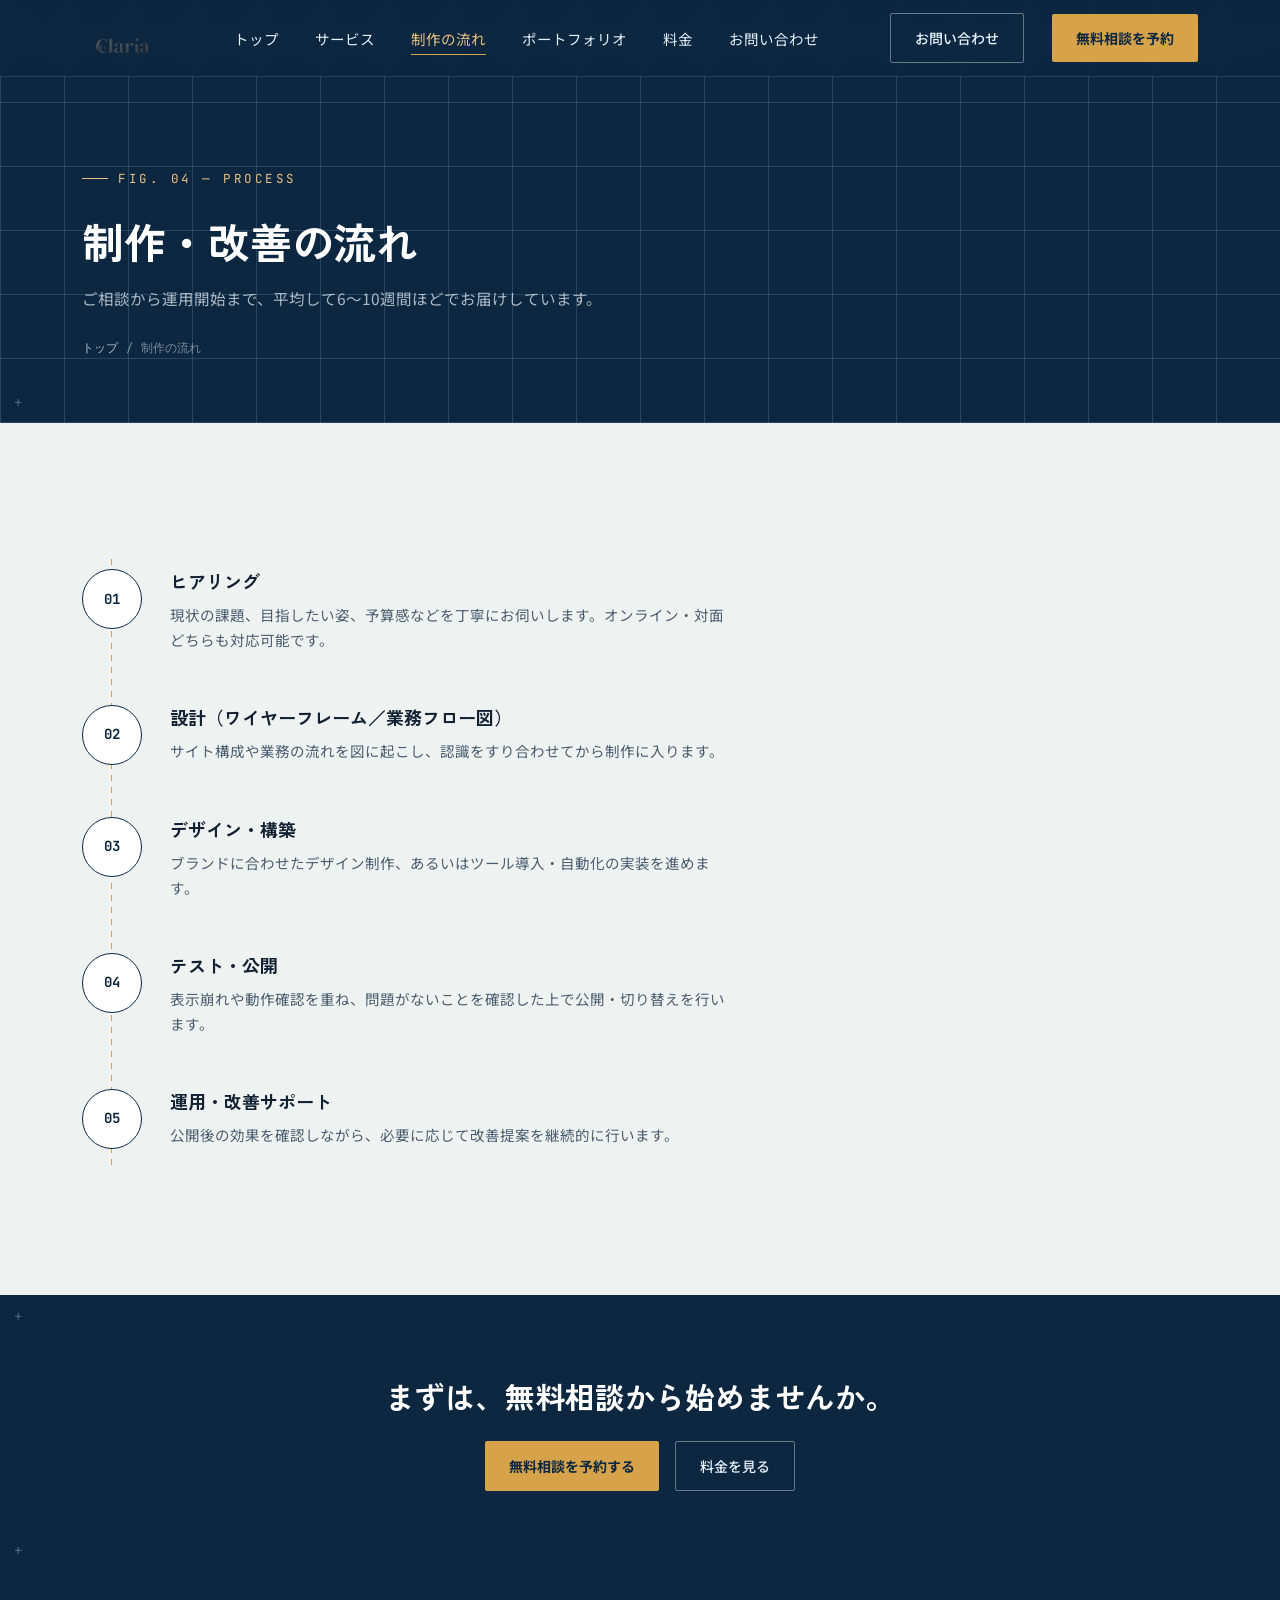
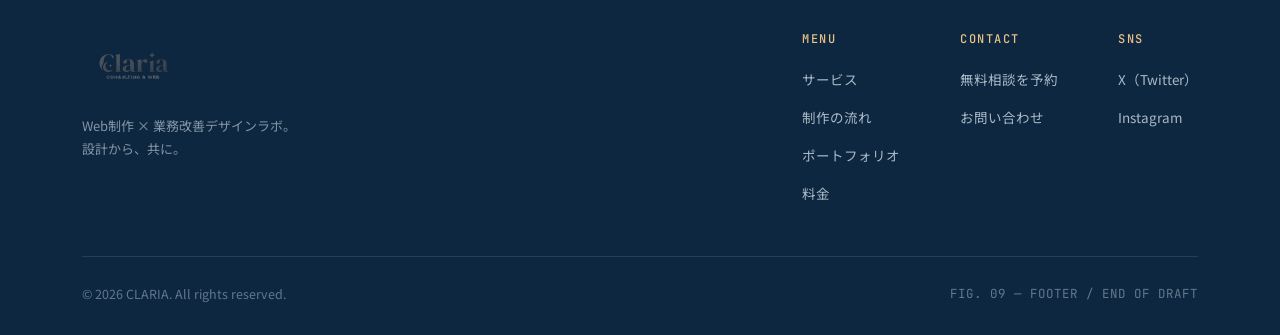
<file: process.html>
<!DOCTYPE html>
<html lang="ja">
<head>
<meta charset="UTF-8">
<meta name="viewport" content="width=device-width, initial-scale=1.0">
<title>制作の流れ | CLARIA</title>
<meta name="description" content="ご相談から公開・運用まで、CLARIAの制作・改善プロセスをご紹介します。">
<link rel="preconnect" href="https://fonts.googleapis.com">
<link rel="preconnect" href="https://fonts.gstatic.com" crossorigin>
<link href="https://fonts.googleapis.com/css2?family=Zen+Kaku+Gothic+New:wght@400;500;700;900&family=Noto+Sans+JP:wght@300;400;500;700&family=JetBrains+Mono:wght@400;500;700&display=swap" rel="stylesheet">
<link rel="stylesheet" href="style.css">
</head>
<body>

<header>
  <div class="container nav-wrap">
    <a href="index.html" class="logo">
      <img src="assets/logo-mark.png" alt="CLARIA" class="logo-img">
    </a>
    <nav>
      <ul>
        <li><a href="index.html">トップ</a></li>
        <li><a href="services.html">サービス</a></li>
        <li><a href="process.html" class="active">制作の流れ</a></li>
        <li><a href="portfolio.html">ポートフォリオ</a></li>
        <li><a href="pricing.html">料金</a></li>
        <li><a href="contact.html">お問い合わせ</a></li>
      </ul>
    </nav>
    <div class="nav-right">
      <a href="contact.html" class="btn btn-outline">お問い合わせ</a>
      <a href="contact.html" class="btn btn-brass">無料相談を予約</a>
      <button class="hamburger" aria-label="メニューを開く"><span></span><span></span><span></span></button>
    </div>
  </div>
</header>

<main>

  <section class="page-hero crossmarks">
    <span class="cm-tr"></span><span class="cm-br"></span>
    <div class="container">
      <div class="eyebrow">FIG. 04 — PROCESS</div>
      <h1>制作・改善の流れ</h1>
      <p>ご相談から運用開始まで、平均して6〜10週間ほどでお届けしています。</p>
      <div class="breadcrumb"><a href="index.html">トップ</a><span>/</span><span>制作の流れ</span></div>
    </div>
  </section>

  <section class="process section-pad">
    <div class="container">
      <div class="step-line reveal">
        <div class="step">
          <div class="badge mono">01</div>
          <div>
            <h3>ヒアリング</h3>
            <p>現状の課題、目指したい姿、予算感などを丁寧にお伺いします。オンライン・対面どちらも対応可能です。</p>
          </div>
        </div>
        <div class="step">
          <div class="badge mono">02</div>
          <div>
            <h3>設計（ワイヤーフレーム／業務フロー図）</h3>
            <p>サイト構成や業務の流れを図に起こし、認識をすり合わせてから制作に入ります。</p>
          </div>
        </div>
        <div class="step">
          <div class="badge mono">03</div>
          <div>
            <h3>デザイン・構築</h3>
            <p>ブランドに合わせたデザイン制作、あるいはツール導入・自動化の実装を進めます。</p>
          </div>
        </div>
        <div class="step">
          <div class="badge mono">04</div>
          <div>
            <h3>テスト・公開</h3>
            <p>表示崩れや動作確認を重ね、問題がないことを確認した上で公開・切り替えを行います。</p>
          </div>
        </div>
        <div class="step">
          <div class="badge mono">05</div>
          <div>
            <h3>運用・改善サポート</h3>
            <p>公開後の効果を確認しながら、必要に応じて改善提案を継続的に行います。</p>
          </div>
        </div>
      </div>
    </div>
  </section>

  <section class="cta-band crossmarks">
    <span class="cm-tr"></span><span class="cm-br"></span>
    <div class="container">
      <h2>まずは、無料相談から始めませんか。</h2>
      <div class="hero-cta">
        <a href="contact.html" class="btn btn-brass">無料相談を予約する</a>
        <a href="pricing.html" class="btn btn-outline">料金を見る</a>
      </div>
    </div>
  </section>

</main>

<footer>
  <div class="container">
    <div class="footer-top">
      <div>
        <a href="index.html" class="logo" style="margin-bottom:14px;">
          <img src="assets/logo-full.png" alt="CLARIA Consulting & Web" style="height:70px; width:auto;">
        </a>
        <p style="color:rgba(231,241,250,0.55); font-size:13px; max-width:260px; margin-top:14px;">Web制作 × 業務改善デザインラボ。<br>設計から、共に。</p>
      </div>
      <div class="footer-nav">
        <div class="footer-col">
          <h4>MENU</h4>
          <ul>
            <li><a href="services.html">サービス</a></li>
            <li><a href="process.html">制作の流れ</a></li>
            <li><a href="portfolio.html">ポートフォリオ</a></li>
            <li><a href="pricing.html">料金</a></li>
          </ul>
        </div>
        <div class="footer-col">
          <h4>CONTACT</h4>
          <ul>
            <li><a href="contact.html">無料相談を予約</a></li>
            <li><a href="contact.html">お問い合わせ</a></li>
          </ul>
        </div>
        <div class="footer-col">
          <h4>SNS</h4>
          <ul>
            <li><a href="#">X（Twitter）</a></li>
            <li><a href="#">Instagram</a></li>
          </ul>
        </div>
      </div>
    </div>
    <div class="footer-bottom">
      <span>© 2026 CLARIA. All rights reserved.</span>
      <span class="mono">FIG. 09 — FOOTER / END OF DRAFT</span>
    </div>
  </div>
</footer>

<script src="script.js"></script>
</body>
</html>
</file>
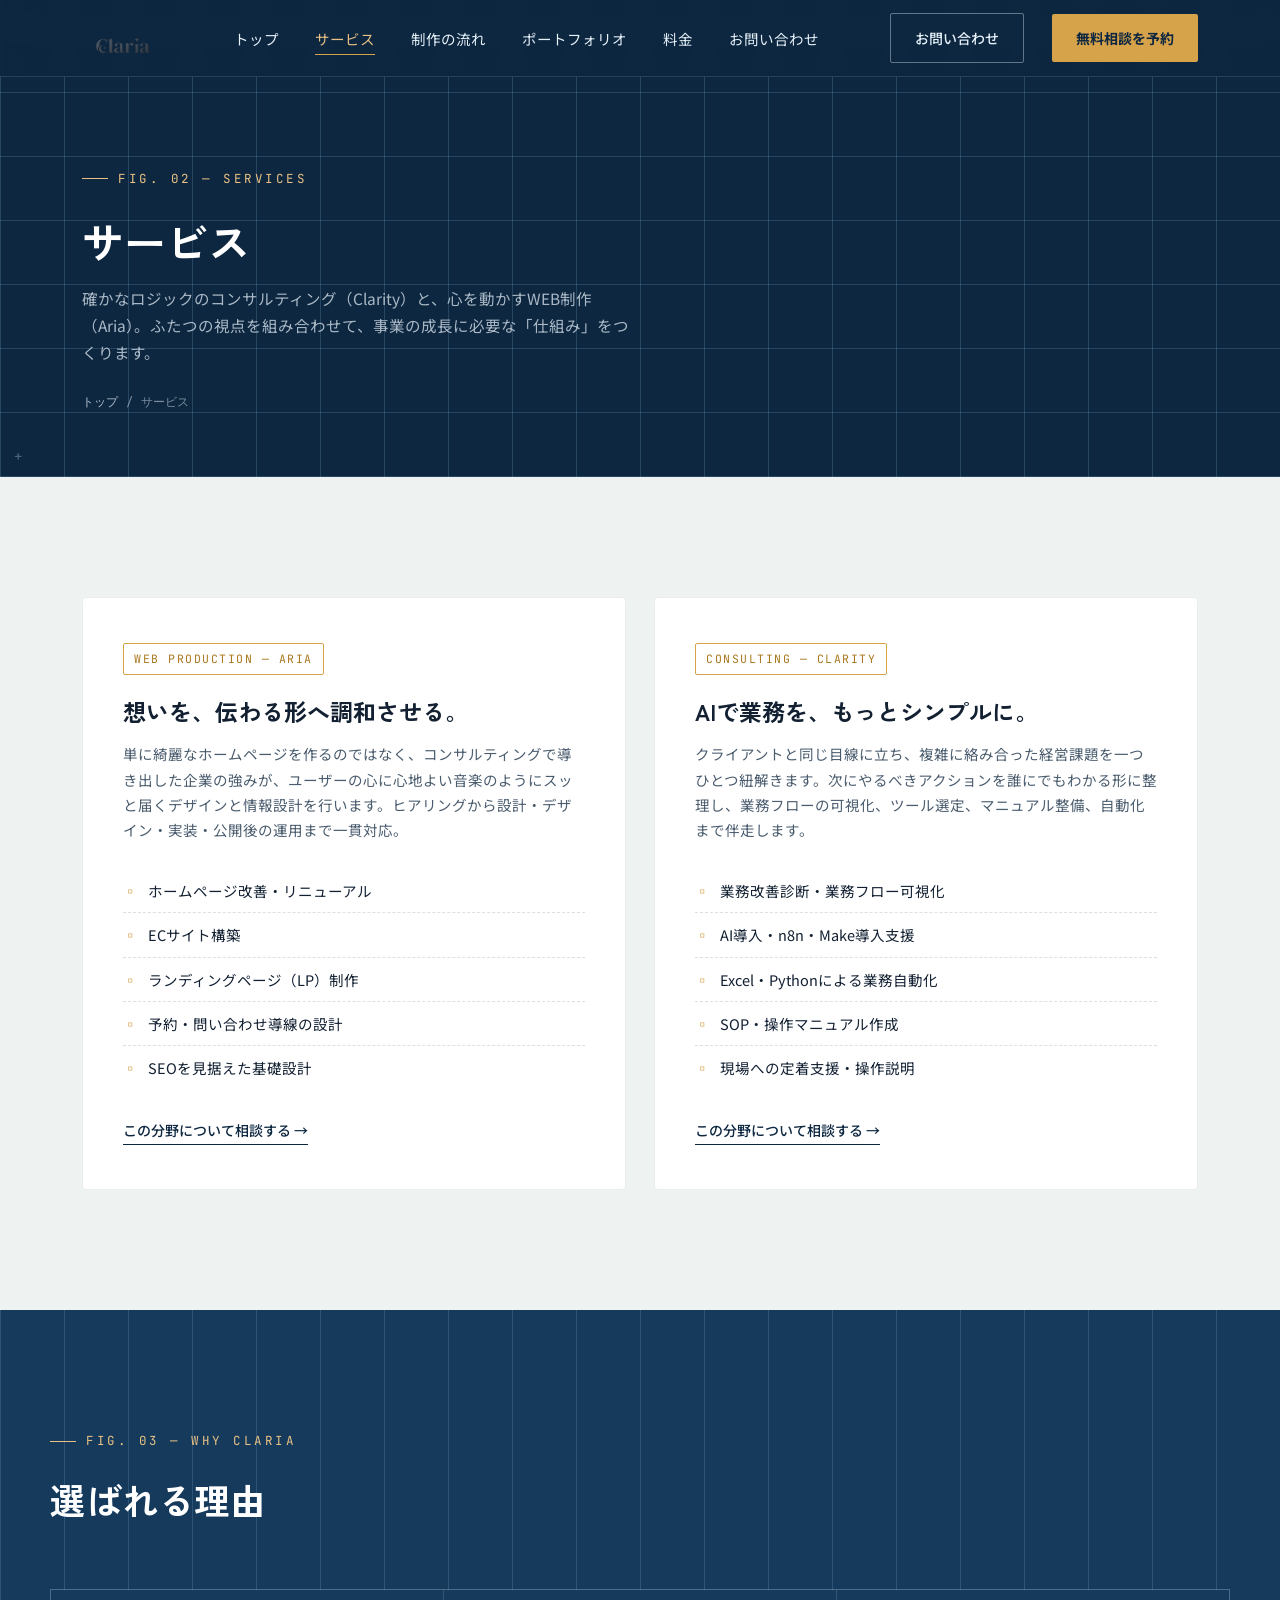
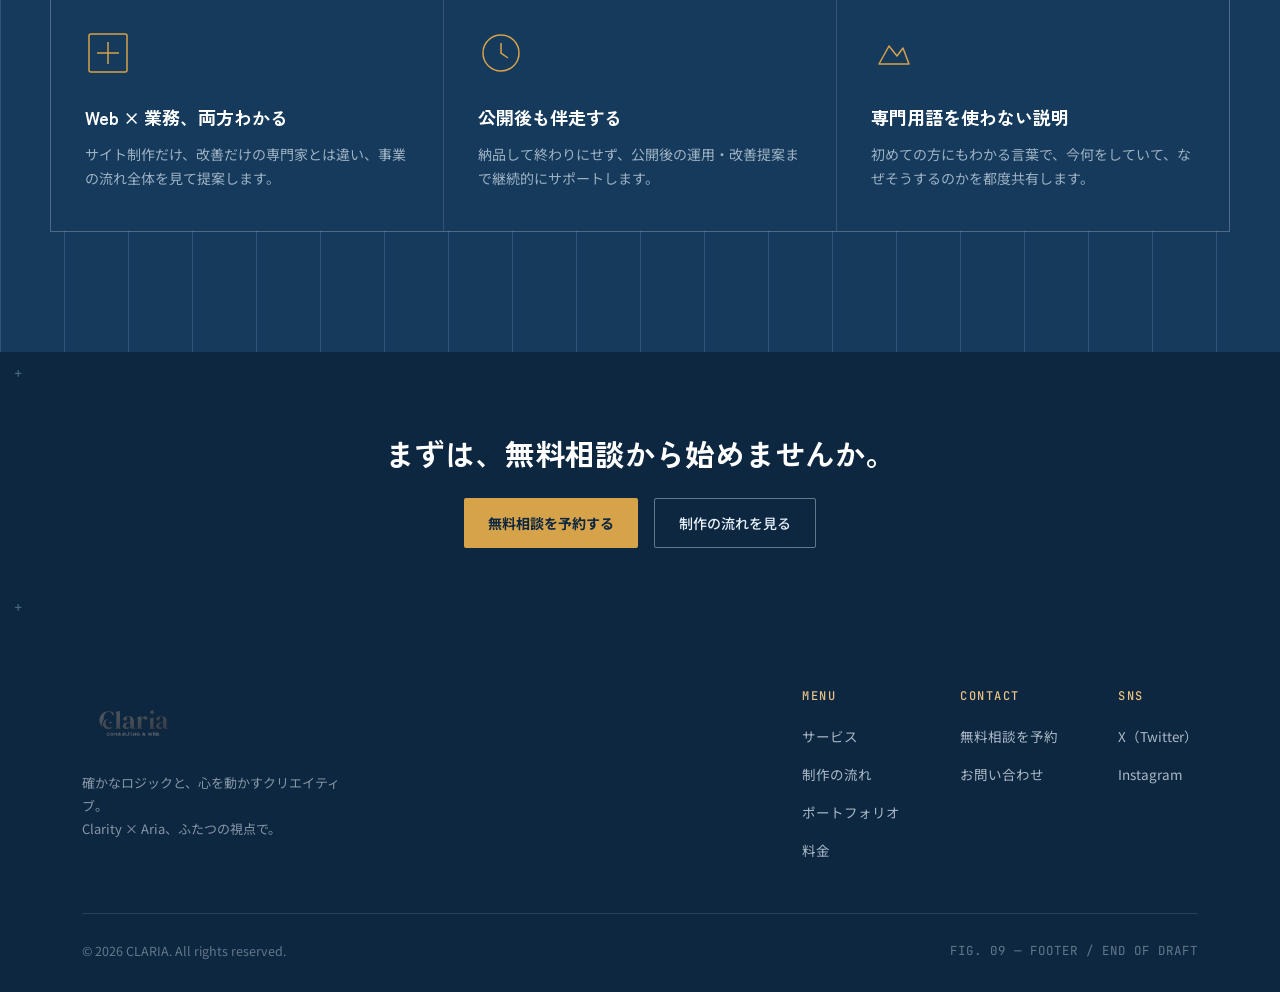
<file: services.html>
<!DOCTYPE html>
<html lang="ja">
<head>
<meta charset="UTF-8">
<meta name="viewport" content="width=device-width, initial-scale=1.0">
<title>サービス | CLARIA</title>
<meta name="description" content="CLARIAのサービス紹介。AI業務改善とWEB改善、ふたつの専門領域を詳しくご案内します。">
<link rel="preconnect" href="https://fonts.googleapis.com">
<link rel="preconnect" href="https://fonts.gstatic.com" crossorigin>
<link href="https://fonts.googleapis.com/css2?family=Zen+Kaku+Gothic+New:wght@400;500;700;900&family=Noto+Sans+JP:wght@300;400;500;700&family=JetBrains+Mono:wght@400;500;700&display=swap" rel="stylesheet">
<link rel="stylesheet" href="style.css">
</head>
<body>

<header>
  <div class="container nav-wrap">
    <a href="index.html" class="logo">
      <img src="assets/logo-mark.png" alt="CLARIA" class="logo-img">
    </a>
    <nav>
      <ul>
        <li><a href="index.html">トップ</a></li>
        <li><a href="services.html" class="active">サービス</a></li>
        <li><a href="process.html">制作の流れ</a></li>
        <li><a href="portfolio.html">ポートフォリオ</a></li>
        <li><a href="pricing.html">料金</a></li>
        <li><a href="contact.html">お問い合わせ</a></li>
      </ul>
    </nav>
    <div class="nav-right">
      <a href="contact.html" class="btn btn-outline">お問い合わせ</a>
      <a href="contact.html" class="btn btn-brass">無料相談を予約</a>
      <button class="hamburger" aria-label="メニューを開く"><span></span><span></span><span></span></button>
    </div>
  </div>
</header>

<main>

  <section class="page-hero crossmarks">
    <span class="cm-tr"></span><span class="cm-br"></span>
    <div class="container">
      <div class="eyebrow">FIG. 02 — SERVICES</div>
      <h1>サービス</h1>
      <p>確かなロジックのコンサルティング（Clarity）と、心を動かすWEB制作（Aria）。ふたつの視点を組み合わせて、事業の成長に必要な「仕組み」をつくります。</p>
      <div class="breadcrumb"><a href="index.html">トップ</a><span>/</span><span>サービス</span></div>
    </div>
  </section>

  <section class="services section-pad">
    <div class="container">
      <div class="service-grid">
        <div class="service-card reveal">
          <span class="service-tag mono">WEB PRODUCTION — ARIA</span>
          <h3>想いを、伝わる形へ調和させる。</h3>
          <p>単に綺麗なホームページを作るのではなく、コンサルティングで導き出した企業の強みが、ユーザーの心に心地よい音楽のようにスッと届くデザインと情報設計を行います。ヒアリングから設計・デザイン・実装・公開後の運用まで一貫対応。</p>
          <ul class="service-list">
            <li>ホームページ改善・リニューアル</li>
            <li>ECサイト構築</li>
            <li>ランディングページ（LP）制作</li>
            <li>予約・問い合わせ導線の設計</li>
            <li>SEOを見据えた基礎設計</li>
          </ul>
          <a href="contact.html" class="go">この分野について相談する →</a>
        </div>

        <div class="service-card reveal">
          <span class="service-tag mono">CONSULTING — CLARITY</span>
          <h3>AIで業務を、もっとシンプルに。</h3>
          <p>クライアントと同じ目線に立ち、複雑に絡み合った経営課題を一つひとつ紐解きます。次にやるべきアクションを誰にでもわかる形に整理し、業務フローの可視化、ツール選定、マニュアル整備、自動化まで伴走します。</p>
          <ul class="service-list">
            <li>業務改善診断・業務フロー可視化</li>
            <li>AI導入・n8n・Make導入支援</li>
            <li>Excel・Pythonによる業務自動化</li>
            <li>SOP・操作マニュアル作成</li>
            <li>現場への定着支援・操作説明</li>
          </ul>
          <a href="contact.html" class="go">この分野について相談する →</a>
        </div>
      </div>
    </div>
  </section>

  <section class="strengths">
    <div class="container section-pad">
      <div class="section-head on-navy reveal">
        <div class="eyebrow">FIG. 03 — WHY CLARIA</div>
        <h2>選ばれる理由</h2>
      </div>
      <div class="strength-grid reveal">
        <div class="strength-item">
          <svg class="icon" viewBox="0 0 46 46" fill="none"><rect x="4" y="4" width="38" height="38" rx="2" stroke="#D6A24A" stroke-width="1.5"/><path d="M12 23h22M23 12v22" stroke="#D6A24A" stroke-width="1.5"/></svg>
          <h3>Web × 業務、両方わかる</h3>
          <p>サイト制作だけ、改善だけの専門家とは違い、事業の流れ全体を見て提案します。</p>
        </div>
        <div class="strength-item">
          <svg class="icon" viewBox="0 0 46 46" fill="none"><circle cx="23" cy="23" r="18" stroke="#D6A24A" stroke-width="1.5"/><path d="M23 13v10l7 5" stroke="#D6A24A" stroke-width="1.5"/></svg>
          <h3>公開後も伴走する</h3>
          <p>納品して終わりにせず、公開後の運用・改善提案まで継続的にサポートします。</p>
        </div>
        <div class="strength-item">
          <svg class="icon" viewBox="0 0 46 46" fill="none"><path d="M8 34l10-18 8 10 6-8 6 16H8z" stroke="#D6A24A" stroke-width="1.5" stroke-linejoin="round"/></svg>
          <h3>専門用語を使わない説明</h3>
          <p>初めての方にもわかる言葉で、今何をしていて、なぜそうするのかを都度共有します。</p>
        </div>
      </div>
    </div>
  </section>

  <section class="cta-band crossmarks">
    <span class="cm-tr"></span><span class="cm-br"></span>
    <div class="container">
      <h2>まずは、無料相談から始めませんか。</h2>
      <div class="hero-cta">
        <a href="contact.html" class="btn btn-brass">無料相談を予約する</a>
        <a href="process.html" class="btn btn-outline">制作の流れを見る</a>
      </div>
    </div>
  </section>

</main>

<footer>
  <div class="container">
    <div class="footer-top">
      <div>
        <a href="index.html" class="logo" style="margin-bottom:14px;">
          <img src="assets/logo-full.png" alt="CLARIA Consulting & Web" style="height:70px; width:auto;">
        </a>
        <p style="color:rgba(231,241,250,0.55); font-size:13px; max-width:260px; margin-top:14px;">確かなロジックと、心を動かすクリエイティブ。<br>Clarity × Aria、ふたつの視点で。</p>
      </div>
      <div class="footer-nav">
        <div class="footer-col">
          <h4>MENU</h4>
          <ul>
            <li><a href="services.html">サービス</a></li>
            <li><a href="process.html">制作の流れ</a></li>
            <li><a href="portfolio.html">ポートフォリオ</a></li>
            <li><a href="pricing.html">料金</a></li>
          </ul>
        </div>
        <div class="footer-col">
          <h4>CONTACT</h4>
          <ul>
            <li><a href="contact.html">無料相談を予約</a></li>
            <li><a href="contact.html">お問い合わせ</a></li>
          </ul>
        </div>
        <div class="footer-col">
          <h4>SNS</h4>
          <ul>
            <li><a href="#">X（Twitter）</a></li>
            <li><a href="#">Instagram</a></li>
          </ul>
        </div>
      </div>
    </div>
    <div class="footer-bottom">
      <span>© 2026 CLARIA. All rights reserved.</span>
      <span class="mono">FIG. 09 — FOOTER / END OF DRAFT</span>
    </div>
  </div>
</footer>

<script src="script.js"></script>
</body>
</html>
</file>
<file: style.css>
/* ==========================================================
   CLARIA — Web制作 × 業務改善デザインラボ
   共通スタイルシート
   このファイルを編集すると、全ページのデザインが一括で変わります。
   ========================================================== */

:root{
  --navy:#0D2740;
  --navy-2:#153a5c;
  --navy-3:#1c4a72;
  --gridline: rgba(129,178,214,0.22);
  --gridline-strong: rgba(163,201,229,0.4);
  --vellum:#EEF3F1;
  --vellum-2:#E3EAE6;
  --ink:#122032;
  --ink-soft:#4a5c6e;
  --brass:#D6A24A;
  --brass-soft:#e9c184;
  --line-white:#E7F1FA;
  --white:#ffffff;
}
*{margin:0;padding:0;box-sizing:border-box;}
html{scroll-behavior:smooth;}
body{
  font-family:'Noto Sans JP', sans-serif;
  background:var(--vellum);
  color:var(--ink);
  font-weight:400;
  line-height:1.75;
  -webkit-font-smoothing:antialiased;
  overflow-x:hidden;
}
h1,h2,h3,h4{
  font-family:'Zen Kaku Gothic New', sans-serif;
  line-height:1.4;
  font-weight:700;
}
.mono{ font-family:'JetBrains Mono', monospace; }
a{color:inherit; text-decoration:none;}
img{max-width:100%; display:block;}
ul{list-style:none;}
button{font-family:inherit; cursor:pointer; border:none; background:none;}
.container{
  width:100%;
  max-width:1180px;
  margin:0 auto;
  padding:0 32px;
}
:focus-visible{
  outline:2px solid var(--brass);
  outline-offset:3px;
}
@media (prefers-reduced-motion: reduce){
  *{animation-duration:0.01ms !important; animation-iteration-count:1 !important; transition-duration:0.01ms !important; scroll-behavior:auto !important;}
}

/* ---------- crosshair corner marks (signature motif) ---------- */
.crossmarks{position:relative;}
.crossmarks::before,
.crossmarks::after,
.crossmarks .cm-tr,
.crossmarks .cm-br{
  content:"+";
  position:absolute;
  font-family:'JetBrains Mono', monospace;
  font-size:14px;
  line-height:1;
  color:var(--gridline-strong);
  pointer-events:none;
}
.crossmarks::before{ top:14px; left:14px; }
.crossmarks::after{ bottom:14px; left:14px; }
.crossmarks .cm-tr{ top:14px; right:14px; }
.crossmarks .cm-br{ bottom:14px; right:14px; }
.crossmarks.on-light::before,
.crossmarks.on-light::after,
.crossmarks.on-light .cm-tr,
.crossmarks.on-light .cm-br{
  color:rgba(18,32,50,0.22);
}

/* ---------- reveal on scroll ---------- */
.reveal{
  opacity:0;
  transform:translateY(22px);
  transition:opacity .7s ease, transform .7s ease;
}
.reveal.in{
  opacity:1;
  transform:translateY(0);
}

/* ---------- header ---------- */
header{
  position:fixed;
  top:0; left:0; right:0;
  z-index:100;
  background:rgba(13,39,64,0.9);
  backdrop-filter:blur(10px);
  border-bottom:1px solid rgba(231,241,250,0.12);
}
.nav-wrap{
  display:flex;
  align-items:center;
  justify-content:space-between;
  height:76px;
}
.logo{
  display:flex;
  align-items:center;
  gap:10px;
  color:var(--white);
}
.logo-img{
  height:34px;
  width:auto;
  display:block;
}
.logo .mark{
  font-family:'JetBrains Mono', monospace;
  font-weight:700;
  font-size:19px;
  letter-spacing:0.5px;
}
.logo .sub{
  font-size:11px;
  color:var(--brass-soft);
  letter-spacing:2px;
}
nav ul{
  display:flex;
  gap:36px;
}
nav a{
  color:var(--line-white);
  font-size:14.5px;
  position:relative;
  padding:4px 0;
}
nav a::after{
  content:"";
  position:absolute;
  left:0; bottom:-2px;
  width:0; height:1px;
  background:var(--brass);
  transition:width .25s ease;
}
nav a:hover::after{width:100%;}
nav a.active{color:var(--brass-soft);}
nav a.active::after{width:100%;}
.nav-right{display:flex; align-items:center; gap:28px;}
.btn{
  display:inline-flex;
  align-items:center;
  gap:8px;
  padding:12px 24px;
  font-size:14px;
  font-weight:500;
  border-radius:2px;
  transition:transform .2s ease, box-shadow .2s ease, background .2s ease, color .2s ease;
  white-space:nowrap;
}
.btn-brass{
  background:var(--brass);
  color:var(--navy);
  font-weight:700;
}
.btn-brass:hover{
  background:var(--brass-soft);
  transform:translateY(-2px);
  box-shadow:0 10px 24px rgba(214,162,74,0.35);
}
.btn-outline{
  border:1px solid rgba(231,241,250,0.4);
  color:var(--line-white);
}
.btn-outline:hover{
  border-color:var(--brass);
  color:var(--brass-soft);
}
.btn-outline-dark{
  border:1px solid rgba(18,32,50,0.3);
  color:var(--ink);
}
.btn-outline-dark:hover{
  border-color:var(--navy);
  background:var(--navy);
  color:var(--white);
}
.hamburger{
  display:none;
  flex-direction:column;
  gap:5px;
  width:26px;
}
.hamburger span{
  height:2px; background:var(--white); display:block;
}

/* ---------- hero (トップページ用) ---------- */
.hero{
  background:var(--navy);
  background-image:
    repeating-linear-gradient(0deg, var(--gridline) 0px, var(--gridline) 1px, transparent 1px, transparent 64px),
    repeating-linear-gradient(90deg, var(--gridline) 0px, var(--gridline) 1px, transparent 1px, transparent 64px);
  padding:170px 0 0;
  position:relative;
  overflow:hidden;
}
.hero-grid{
  display:grid;
  grid-template-columns:1.05fr 0.95fr;
  gap:40px;
  align-items:center;
  padding-bottom:70px;
}
.eyebrow{
  font-family:'JetBrains Mono', monospace;
  font-size:12.5px;
  letter-spacing:2.5px;
  color:var(--brass-soft);
  display:flex;
  align-items:center;
  gap:10px;
  margin-bottom:22px;
}
.eyebrow::before{
  content:"";
  width:26px; height:1px;
  background:var(--brass-soft);
}
.hero h1{
  color:var(--white);
  font-size:clamp(32px, 4.4vw, 52px);
  letter-spacing:0.5px;
  margin-bottom:26px;
}
.hero h1 em{
  font-style:normal;
  color:var(--brass-soft);
  position:relative;
}
.hero p.lead{
  color:rgba(231,241,250,0.78);
  font-size:16.5px;
  max-width:480px;
  margin-bottom:38px;
}
.hero-cta{
  display:flex;
  gap:16px;
  flex-wrap:wrap;
}

.blueprint-art{
  position:relative;
  aspect-ratio:1/1;
}
.blueprint-art svg{width:100%; height:100%;}
.draw{
  stroke-dasharray:1400;
  stroke-dashoffset:1400;
  animation:draw 2.6s ease forwards;
}
.draw.delay1{animation-delay:.3s;}
.draw.delay2{animation-delay:.7s;}
.draw.delay3{animation-delay:1.1s;}
@keyframes draw{ to{ stroke-dashoffset:0; } }
.fadein{opacity:0; animation:fadein 1.2s ease forwards;}
.fadein.delay1{animation-delay:1.4s;}
.fadein.delay2{animation-delay:1.7s;}
@keyframes fadein{ to{opacity:1;} }

.stats-strip{
  border-top:1px solid rgba(231,241,250,0.14);
  padding:34px 0;
  display:grid;
  grid-template-columns:repeat(3,1fr);
}
.stat{
  padding:0 28px;
  border-left:1px solid rgba(231,241,250,0.14);
}
.stat:first-child{border-left:none; padding-left:0;}
.stat .num{
  font-family:'JetBrains Mono', monospace;
  color:var(--brass-soft);
  font-size:30px;
  font-weight:700;
}
.stat .label{
  color:rgba(231,241,250,0.65);
  font-size:13px;
  margin-top:6px;
  letter-spacing:0.5px;
}

/* ---------- page-hero (サブページ共通の見出しバナー) ---------- */
.page-hero{
  background:var(--navy);
  background-image:
    repeating-linear-gradient(0deg, var(--gridline) 0px, var(--gridline) 1px, transparent 1px, transparent 64px),
    repeating-linear-gradient(90deg, var(--gridline) 0px, var(--gridline) 1px, transparent 1px, transparent 64px);
  padding:168px 0 64px;
  position:relative;
}
.page-hero h1{
  color:var(--white);
  font-size:clamp(28px, 3.6vw, 42px);
  margin-bottom:14px;
}
.page-hero p{
  color:rgba(231,241,250,0.72);
  font-size:15.5px;
  max-width:560px;
}
.breadcrumb{
  font-family:'JetBrains Mono', monospace;
  font-size:12px;
  color:rgba(231,241,250,0.5);
  margin-top:26px;
  display:flex;
  gap:8px;
}
.breadcrumb a{color:rgba(231,241,250,0.75);}
.breadcrumb a:hover{color:var(--brass-soft);}

/* ---------- section shells ---------- */
section{position:relative;}
.section-pad{padding:120px 0;}
.section-head{
  max-width:640px;
  margin-bottom:64px;
}
.section-head .eyebrow{color:var(--ink-soft);}
.section-head .eyebrow::before{background:var(--ink-soft);}
.section-head.on-navy .eyebrow{color:var(--brass-soft);}
.section-head.on-navy .eyebrow::before{background:var(--brass-soft);}
.section-head h2{
  font-size:clamp(26px,3vw,36px);
  color:var(--ink);
}
.section-head.on-navy h2{color:var(--white);}
.section-head p{
  color:var(--ink-soft);
  margin-top:16px;
  font-size:15.5px;
}
.section-head.on-navy p{color:rgba(231,241,250,0.7);}

/* ---------- services ---------- */
.services{background:var(--vellum);}
.service-grid{
  display:grid;
  grid-template-columns:1fr 1fr;
  gap:28px;
}
.service-card{
  background:var(--white);
  border:1px solid rgba(18,32,50,0.08);
  border-radius:4px;
  padding:44px 40px;
  position:relative;
  transition:box-shadow .3s ease, transform .3s ease;
}
.service-card:hover{
  box-shadow:0 20px 44px rgba(18,32,50,0.1);
  transform:translateY(-4px);
}
.service-tag{
  display:inline-block;
  font-family:'JetBrains Mono', monospace;
  font-size:11.5px;
  letter-spacing:1.5px;
  padding:5px 10px;
  border:1px solid var(--brass);
  color:#a9781f;
  border-radius:2px;
  margin-bottom:20px;
}
.service-card h3{
  font-size:23px;
  margin-bottom:14px;
}
.service-card > p{
  color:var(--ink-soft);
  font-size:14.5px;
  margin-bottom:26px;
}
.service-list li{
  display:flex;
  gap:10px;
  padding:9px 0;
  border-top:1px dashed rgba(18,32,50,0.14);
  font-size:14.5px;
}
.service-list li:first-child{border-top:none;}
.service-list li::before{
  content:"▫";
  color:var(--brass);
  font-weight:700;
}
.service-card .go{
  display:inline-flex;
  align-items:center;
  gap:6px;
  margin-top:28px;
  font-size:14px;
  font-weight:500;
  color:var(--navy);
  border-bottom:1px solid var(--navy);
  padding-bottom:2px;
}

/* ---------- strengths ---------- */
.strengths{
  background:var(--navy-2);
  background-image:repeating-linear-gradient(90deg, var(--gridline) 0px, var(--gridline) 1px, transparent 1px, transparent 64px);
}
.strength-grid{
  display:grid;
  grid-template-columns:repeat(3,1fr);
  gap:1px;
  background:rgba(231,241,250,0.14);
  border:1px solid rgba(231,241,250,0.14);
}
.strength-item{
  background:var(--navy-2);
  padding:40px 34px;
}
.strength-item .icon{
  width:46px; height:46px;
  margin-bottom:22px;
}
.strength-item h3{
  color:var(--white);
  font-size:18px;
  margin-bottom:12px;
}
.strength-item p{
  color:rgba(231,241,250,0.65);
  font-size:14px;
}

/* ---------- process ---------- */
.process{background:var(--vellum);}
.step-line{
  position:relative;
}
.step-line::before{
  content:"";
  position:absolute;
  left:29px; top:10px; bottom:10px;
  width:1px;
  background:repeating-linear-gradient(0deg, var(--brass) 0 6px, transparent 6px 12px);
}
.step{
  display:grid;
  grid-template-columns:60px 1fr;
  gap:28px;
  padding:26px 0;
}
.step .badge{
  width:60px; height:60px;
  border-radius:50%;
  background:var(--white);
  border:1px solid var(--navy);
  display:flex; align-items:center; justify-content:center;
  font-family:'JetBrains Mono', monospace;
  font-weight:700;
  color:var(--navy);
  font-size:14px;
  z-index:1;
  position:relative;
}
.step h3{font-size:18px; margin-bottom:8px;}
.step p{color:var(--ink-soft); font-size:14.5px; max-width:560px;}

/* ---------- portfolio ---------- */
.portfolio{
  background:var(--navy);
  background-image:
    repeating-linear-gradient(0deg, var(--gridline) 0px, var(--gridline) 1px, transparent 1px, transparent 64px),
    repeating-linear-gradient(90deg, var(--gridline) 0px, var(--gridline) 1px, transparent 1px, transparent 64px);
}
.filter-row{
  display:flex;
  gap:10px;
  margin-bottom:40px;
  flex-wrap:wrap;
}
.filter-btn{
  font-family:'JetBrains Mono', monospace;
  font-size:12.5px;
  letter-spacing:1px;
  padding:9px 18px;
  border:1px solid rgba(231,241,250,0.28);
  color:rgba(231,241,250,0.75);
  border-radius:2px;
  transition:all .2s ease;
}
.filter-btn.active, .filter-btn:hover{
  background:var(--brass);
  border-color:var(--brass);
  color:var(--navy);
  font-weight:700;
}
.portfolio-note{
  font-size:12.5px;
  color:rgba(231,241,250,0.45);
  margin-bottom:36px;
}
.portfolio-grid{
  display:grid;
  grid-template-columns:repeat(3,1fr);
  gap:26px;
}
.p-card{
  background:var(--vellum);
  border-radius:4px;
  overflow:hidden;
  transition:transform .3s ease, box-shadow .3s ease;
}
.p-card:hover{ transform:translateY(-6px); box-shadow:0 22px 40px rgba(0,0,0,0.35); }
.p-thumb{
  aspect-ratio:4/3;
  background:var(--white);
  padding:16px;
  position:relative;
}
.p-thumb svg{width:100%;height:100%;}
.p-body{padding:22px 22px 26px;}
.p-cat{
  font-family:'JetBrains Mono', monospace;
  font-size:10.5px;
  letter-spacing:1.5px;
  color:#a9781f;
}
.p-body h3{
  font-size:17px;
  margin:8px 0 8px;
}
.p-body p{
  font-size:13.5px;
  color:var(--ink-soft);
}

/* ---------- portfolio: 準備中（白紙）表示 ---------- */
.portfolio-empty{
  border:1px dashed rgba(231,241,250,0.3);
  border-radius:4px;
  padding:110px 40px;
  text-align:center;
}
.portfolio-empty .mark{
  font-family:'JetBrains Mono', monospace;
  font-size:12.5px;
  letter-spacing:2px;
  color:var(--brass-soft);
  display:block;
  margin-bottom:18px;
}
.portfolio-empty h3{
  color:var(--white);
  font-size:22px;
  margin-bottom:14px;
}
.portfolio-empty p{
  color:rgba(231,241,250,0.6);
  font-size:14.5px;
  max-width:420px;
  margin:0 auto;
}

/* ---------- pricing ---------- */
.pricing{
  background:var(--navy-2);
  background-image:repeating-linear-gradient(90deg, var(--gridline) 0px, var(--gridline) 1px, transparent 1px, transparent 64px);
}
.price-grid{
  display:grid;
  grid-template-columns:repeat(3,1fr);
  gap:26px;
  align-items:stretch;
}
.price-card{
  background:var(--vellum);
  border-radius:4px;
  padding:38px 32px;
  display:flex;
  flex-direction:column;
  position:relative;
}
.price-card.featured{
  background:var(--white);
  transform:translateY(-14px);
  box-shadow:0 26px 50px rgba(0,0,0,0.35);
}
.price-badge{
  position:absolute;
  top:-13px; right:24px;
  background:var(--brass);
  color:var(--navy);
  font-family:'JetBrains Mono', monospace;
  font-size:11px;
  padding:5px 12px;
  border-radius:2px;
  font-weight:700;
}
.price-card h3{font-size:19px; margin-bottom:6px;}
.price-card .plan-desc{font-size:13px; color:var(--ink-soft); margin-bottom:20px;}
.price-card .price{
  font-family:'JetBrains Mono', monospace;
  font-size:28px;
  font-weight:700;
  margin-bottom:22px;
}
.price-card .price span{font-size:13px; font-weight:400; color:var(--ink-soft);}
.price-list{margin-bottom:28px; flex-grow:1;}
.price-list li{
  font-size:13.5px;
  padding:8px 0;
  border-top:1px dashed rgba(18,32,50,0.14);
  display:flex; gap:8px;
}
.price-list li:first-child{border-top:none;}
.price-list li::before{content:"—"; color:var(--brass);}

/* ---------- contact ---------- */
.contact{background:var(--vellum);}
.contact-grid{
  display:grid;
  grid-template-columns:0.85fr 1.15fr;
  gap:60px;
}
.contact-info h2{font-size:clamp(24px,2.8vw,32px); margin-bottom:20px;}
.contact-info p{color:var(--ink-soft); font-size:15px; margin-bottom:32px; max-width:400px;}
.info-row{
  display:flex;
  gap:16px;
  padding:16px 0;
  border-top:1px solid rgba(18,32,50,0.1);
  font-size:14px;
}
.info-row:last-child{border-bottom:1px solid rgba(18,32,50,0.1);}
.info-row .k{
  font-family:'JetBrains Mono', monospace;
  color:var(--ink-soft);
  width:110px;
  flex-shrink:0;
  font-size:12px;
  letter-spacing:1px;
  padding-top:2px;
}
form{
  background:var(--white);
  border:1px solid rgba(18,32,50,0.08);
  border-radius:4px;
  padding:40px;
}
.form-row{display:grid; grid-template-columns:1fr 1fr; gap:18px; margin-bottom:18px;}
.field{display:flex; flex-direction:column; gap:8px;}
.field.full{grid-column:1/-1;}
label{font-size:12.5px; color:var(--ink-soft); letter-spacing:0.5px;}
input, textarea, select{
  border:1px solid rgba(18,32,50,0.18);
  border-radius:2px;
  padding:12px 14px;
  font-family:inherit;
  font-size:14px;
  background:var(--vellum);
  color:var(--ink);
}
textarea{resize:vertical; min-height:110px;}
.checks{
  display:flex;
  gap:22px;
  flex-wrap:wrap;
  margin-bottom:24px;
}
.checks label{
  display:flex; align-items:center; gap:8px;
  font-size:13.5px;
  color:var(--ink);
}
.submit-row{display:flex; align-items:center; gap:18px;}
.form-note{font-size:12px; color:var(--ink-soft);}

/* ---------- CTAバンド（下部誘導） ---------- */
.cta-band{
  background:var(--navy);
  padding:80px 0;
  text-align:center;
}
.cta-band h2{
  color:var(--white);
  font-size:clamp(22px,2.6vw,30px);
  margin-bottom:24px;
}
.cta-band .hero-cta{justify-content:center;}

/* ---------- footer ---------- */
footer{
  background:var(--navy);
  padding:60px 0 30px;
}
.footer-top{
  display:flex;
  justify-content:space-between;
  align-items:flex-start;
  flex-wrap:wrap;
  gap:40px;
  padding-bottom:40px;
  border-bottom:1px solid rgba(231,241,250,0.12);
}
.footer-nav{display:flex; gap:60px; flex-wrap:wrap;}
.footer-col h4{
  color:var(--brass-soft);
  font-size:12px;
  letter-spacing:1.5px;
  margin-bottom:16px;
  font-family:'JetBrains Mono', monospace;
  font-weight:500;
}
.footer-col li{margin-bottom:10px;}
.footer-col a{color:rgba(231,241,250,0.72); font-size:13.5px;}
.footer-col a:hover{color:var(--brass-soft);}
.footer-bottom{
  display:flex;
  justify-content:space-between;
  padding-top:26px;
  font-size:12.5px;
  color:rgba(231,241,250,0.4);
  flex-wrap:wrap;
  gap:10px;
}

/* ---------- responsive ---------- */
@media (max-width:980px){
  nav, .nav-right .btn-outline{display:none;}
  .hamburger{display:flex;}
  .hero-grid{grid-template-columns:1fr; padding-bottom:50px;}
  .blueprint-art{max-width:420px; margin:0 auto;}
  .stats-strip{grid-template-columns:1fr; gap:20px;}
  .stat{border-left:none; border-top:1px solid rgba(231,241,250,0.14); padding:20px 0 0;}
  .stat:first-child{border-top:none; padding-top:0;}
  .service-grid, .strength-grid, .portfolio-grid, .price-grid{grid-template-columns:1fr;}
  .price-card.featured{transform:none;}
  .contact-grid{grid-template-columns:1fr;}
  .form-row{grid-template-columns:1fr;}
  .footer-top{flex-direction:column;}
}
@media (max-width:560px){
  .container{padding:0 20px;}
  .section-pad{padding:80px 0;}
  .hero{padding-top:130px;}
  .page-hero{padding-top:130px;}
}
</file>
